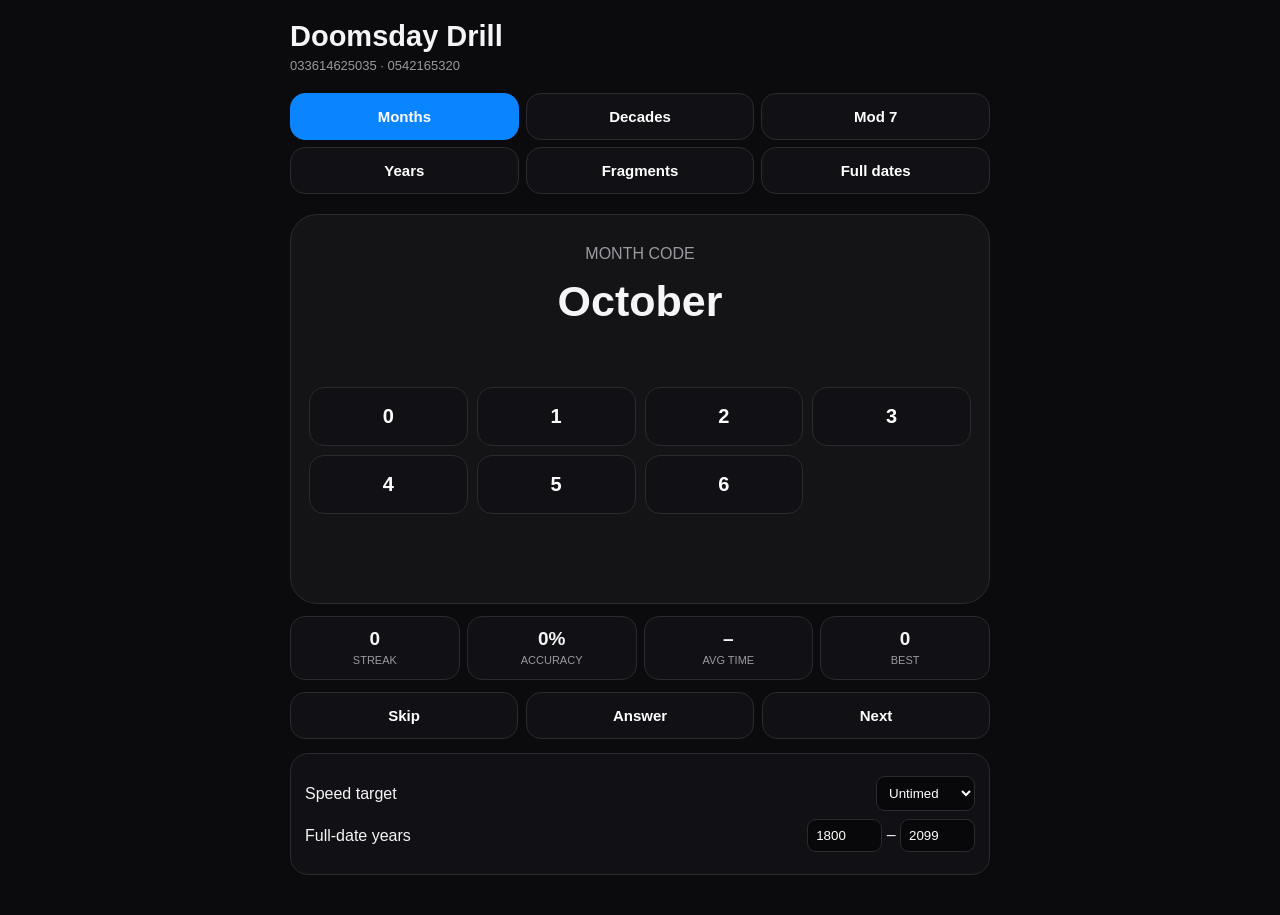
<file: doomsday/index.html>
<!doctype html>
<html lang="en">
<head>
<meta charset="utf-8">
<meta name="viewport" content="width=device-width,initial-scale=1,viewport-fit=cover">
<meta name="theme-color" content="#0b0b0d">
<meta name="apple-mobile-web-app-capable" content="yes">
<meta name="apple-mobile-web-app-status-bar-style" content="black-translucent">
<meta name="apple-mobile-web-app-title" content="Doomsday Drill">
<title>Doomsday Drill</title>

<style>
:root{
--bg:#0b0b0d;
--card:#141417;
--ink:#f5f5f7;
--muted:#99999f;
--blue:#0a84ff;
--green:#30d158;
--red:#ff453a;
--line:#2a2a2f
}

*{box-sizing:border-box}

body{
margin:0;
background:var(--bg);
color:var(--ink);
font-family:-apple-system,BlinkMacSystemFont,"SF Pro Display",sans-serif;
min-height:100vh;
padding:env(safe-area-inset-top) 16px env(safe-area-inset-bottom)
}

.wrap{
max-width:700px;
margin:auto;
padding:20px 0 40px
}

h1{
margin:0;
font-size:29px
}

.codes{
color:var(--muted);
font-size:13px;
margin-top:5px
}

.tabs{
display:grid;
grid-template-columns:repeat(3,1fr);
gap:7px;
margin:20px 0
}

button{
background:#111115;
color:white;
border:1px solid var(--line);
border-radius:15px;
padding:14px 5px;
font-size:15px;
font-weight:650
}

button.active{
background:var(--blue);
border-color:var(--blue)
}

.card{
background:var(--card);
border:1px solid var(--line);
border-radius:27px;
min-height:340px;
padding:30px 18px;
display:flex;
flex-direction:column;
align-items:center;
justify-content:center;
text-align:center
}

.kicker{
color:var(--muted);
font-size:16px
}

.prompt{
font-size:43px;
font-weight:750;
margin:14px 0
}

.sub{
color:var(--muted);
font-size:17px;
min-height:22px
}

.answers{
display:grid;
grid-template-columns:repeat(4,1fr);
gap:9px;
width:100%;
margin-top:25px
}

.answers button{
font-size:20px;
padding:17px 4px
}

.answers.weekdays{
grid-template-columns:repeat(2,1fr)
}

.answers.weekdays button:last-child{
grid-column:1/-1
}

.feedback{
height:32px;
margin-top:17px;
font-size:19px;
font-weight:700
}

.good{color:var(--green)}
.bad{color:var(--red)}

.explain{
font-size:14px;
line-height:1.5;
color:#ccc;
margin-top:10px
}

.stats{
display:grid;
grid-template-columns:repeat(4,1fr);
gap:7px;
margin-top:12px
}

.stat{
background:#111115;
border:1px solid var(--line);
border-radius:15px;
padding:11px 4px;
text-align:center
}

.stat b{
display:block;
font-size:19px
}

.stat span{
font-size:11px;
color:var(--muted)
}

.controls{
display:flex;
gap:8px;
margin-top:12px
}

.controls button{
flex:1
}

.settings{
margin-top:14px;
background:#111115;
border:1px solid var(--line);
border-radius:18px;
padding:14px
}

.row{
display:flex;
justify-content:space-between;
align-items:center;
margin:8px 0;
gap:10px
}

select,input{
background:#08080a;
color:white;
border:1px solid var(--line);
border-radius:9px;
padding:8px
}
</style>
</head>

<body>

<div class="wrap">

<h1>Doomsday Drill</h1>
<div class="codes">033614625035 · 0542165320</div>

<div class="tabs" id="tabs"></div>

<div class="card">

<div class="kicker" id="kicker"></div>
<div class="prompt" id="prompt"></div>
<div class="sub" id="sub"></div>

<div class="answers" id="answers"></div>

<div class="feedback" id="feedback"></div>
<div class="explain" id="explain"></div>

</div>

<div class="stats">

<div class="stat">
<b id="streak">0</b>
<span>STREAK</span>
</div>

<div class="stat">
<b id="accuracy">0%</b>
<span>ACCURACY</span>
</div>

<div class="stat">
<b id="average">–</b>
<span>AVG TIME</span>
</div>

<div class="stat">
<b id="best">0</b>
<span>BEST</span>
</div>

</div>

<div class="controls">
<button onclick="next()">Skip</button>
<button onclick="showAnswer()">Answer</button>
<button onclick="next()">Next</button>
</div>

<div class="settings">

<div class="row">
<span>Speed target</span>

<select id="speed">
<option value="0">Untimed</option>
<option value="5">5 seconds</option>
<option value="3">3 seconds</option>
<option value="2">2 seconds</option>
<option value="1">1 second</option>
</select>

</div>

<div class="row">
<span>Full-date years</span>

<div>
<input id="ymin" type="number" value="1800" style="width:75px">
–
<input id="ymax" type="number" value="2099" style="width:75px">
</div>

</div>

</div>

</div>

<script>

const months=[
"January","February","March","April",
"May","June","July","August",
"September","October","November","December"
];

const monthCodes=[
0,3,3,6,1,4,6,2,5,0,3,5
];

const decadeCodes=[
0,5,4,2,1,6,5,3,2,0
];

const weekdays=[
"Sunday","Monday","Tuesday","Wednesday",
"Thursday","Friday","Saturday"
];

const modes=[
["month","Months"],
["decade","Decades"],
["mod","Mod 7"],
["year","Years"],
["fragment","Fragments"],
["full","Full dates"]
];

let mode="month";
let question;
let startTime;

let stats=
JSON.parse(localStorage.getItem("doomStats") ||
'{"correct":0,"total":0,"streak":0,"best":0,"times":[]}');

function mod7(n){
return ((n%7)+7)%7;
}

function rand(a,b){
return a+Math.floor(Math.random()*(b-a+1));
}

function centuryCode(year){

let century=Math.floor(year/100);

return mod7(
6-(2*(century%4))
);

}

function renderTabs(){

let area=document.getElementById("tabs");

area.innerHTML="";

modes.forEach(m=>{

let b=document.createElement("button");

b.textContent=m[1];

if(m[0]===mode)
b.classList.add("active");

b.onclick=()=>{

mode=m[0];

renderTabs();

next();

};

area.appendChild(b);

});

}

function makeQuestion(){

if(mode==="month"){

let m=rand(0,11);

return {
kicker:"MONTH CODE",
prompt:months[m],
answer:monthCodes[m],
choices:[0,1,2,3,4,5,6],
explain:months[m]+" → "+monthCodes[m]
};

}

if(mode==="decade"){

let d=rand(0,9);

return {
kicker:"DECADE CODE",
prompt:(d*10)+"s",
answer:decadeCodes[d],
choices:[0,1,2,3,4,5,6],
explain:(d*10)+"s → "+decadeCodes[d]
};

}

if(mode==="mod"){

let n=rand(14,55);

return {
kicker:"REDUCE INSTANTLY",
prompt:n+" mod 7",
answer:mod7(n),
choices:[0,1,2,3,4,5,6],
explain:n+" → "+mod7(n)
};

}

if(mode==="year"){

let y=rand(0,99);

let decade=Math.floor(y/10);
let digit=y%10;

let total=
decadeCodes[decade]+digit;

return {
kicker:"YEAR COMPONENT",
prompt:String(y).padStart(2,"0"),
sub:"decade code + final digit",
answer:mod7(total),
choices:[0,1,2,3,4,5,6],
explain:
(decade*10)+"s code "+
decadeCodes[decade]+
" + "+digit+
" = "+total+
" → "+mod7(total)
};

}

if(mode==="fragment"){

let m=rand(0,11);
let day=rand(1,31);

let total=
day+monthCodes[m];

return {
kicker:"DATE FRAGMENT",
prompt:day+" "+months[m],
sub:"day + month code",
answer:mod7(total),
choices:[0,1,2,3,4,5,6],
explain:
day+" + "+monthCodes[m]+
" = "+total+
" → "+mod7(total)
};

}

if(mode==="full"){

let min=parseInt(
document.getElementById("ymin").value
);

let max=parseInt(
document.getElementById("ymax").value
);

let year=rand(min,max);
let month=rand(0,11);

let days=
new Date(
Date.UTC(year,month+1,0)
).getUTCDate();

let day=rand(1,days);

let answer=
new Date(
Date.UTC(year,month,day)
).getUTCDay();

let fragment=
mod7(day+monthCodes[month]);

let yy=year%100;
let decade=Math.floor(yy/10);
let digit=yy%10;

let yearPart=
mod7(
decadeCodes[decade]+digit
);

let leap=
year%4===0 &&
(year%100!==0 || year%400===0);

let leapAdjustment=
leap && month<2 ? 6 : 0;

let total=
mod7(
fragment+
yearPart+
centuryCode(year)+
leapAdjustment
);

return {

kicker:"FULL DATE",

prompt:
day+" "+months[month]+" "+year,

sub:"Choose the weekday",

answer:answer,

choices:[0,1,2,3,4,5,6],

weekday:true,

explain:
"Date: "+day+
" + "+monthCodes[month]+
" → "+fragment+
". Year: "+(decade*10)+
"s code "+decadeCodes[decade]+
" + "+digit+
" → "+yearPart+
". Century: "+centuryCode(year)+
(leapAdjustment ?
". Leap Jan/Feb: −1" : "")+
". Total → "+total+
" = "+weekdays[total]

};

}

}

function next(){

question=makeQuestion();

document.getElementById("kicker")
.textContent=question.kicker;

document.getElementById("prompt")
.textContent=question.prompt;

document.getElementById("sub")
.textContent=question.sub || "";

document.getElementById("feedback")
.textContent="";

document.getElementById("explain")
.textContent="";

let answers=
document.getElementById("answers");

answers.innerHTML="";

answers.className=
"answers"+
(question.weekday ?
" weekdays" : "");

question.choices.forEach(value=>{

let b=document.createElement("button");

b.textContent=
question.weekday ?
weekdays[value] :
value;

b.onclick=()=>answer(value);

answers.appendChild(b);

});

startTime=performance.now();

}

function answer(value){

let time=
(performance.now()-startTime)/1000;

stats.total++;

if(value===question.answer){

stats.correct++;
stats.streak++;

stats.best=
Math.max(
stats.best,
stats.streak
);

stats.times.push(time);

document.getElementById("feedback")
.textContent=
"Correct · "+time.toFixed(2)+"s";

document.getElementById("feedback")
.className="feedback good";

setTimeout(next,500);

}

else{

stats.streak=0;

document.getElementById("feedback")
.textContent=
"Wrong — "+
(question.weekday ?
weekdays[question.answer] :
question.answer);

document.getElementById("feedback")
.className="feedback bad";

document.getElementById("explain")
.textContent=question.explain;

}

localStorage.setItem(
"doomStats",
JSON.stringify(stats)
);

updateStats();

}

function showAnswer(){

document.getElementById("feedback")
.textContent=
"Answer: "+
(question.weekday ?
weekdays[question.answer] :
question.answer);

document.getElementById("explain")
.textContent=
question.explain;

}

function updateStats(){

document.getElementById("streak")
.textContent=stats.streak;

document.getElementById("best")
.textContent=stats.best;

document.getElementById("accuracy")
.textContent=
stats.total ?
Math.round(
stats.correct/stats.total*100
)+"%" :
"0%";

if(stats.times.length){

let avg=
stats.times.reduce(
(a,b)=>a+b,0
)/stats.times.length;

document.getElementById("average")
.textContent=
avg.toFixed(2)+"s";

}

}

renderTabs();
updateStats();
next();

</script>

</body>
</html>
</file>
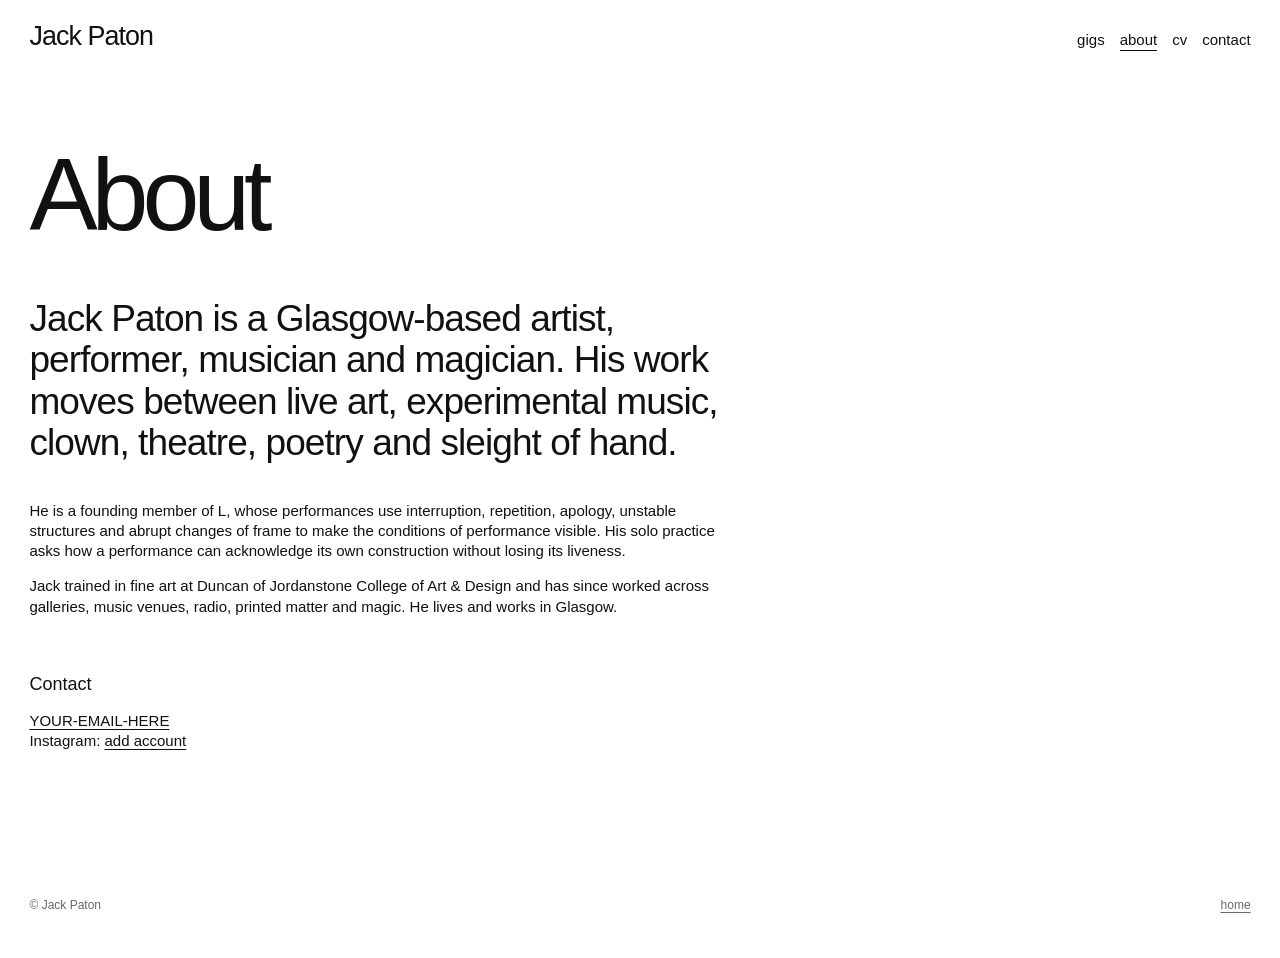
<file: about.html>
<!doctype html>
<html lang="en">
<head>
  <meta charset="utf-8"><meta name="viewport" content="width=device-width, initial-scale=1">
  <title>About — Jack Paton</title><link rel="icon" href="assets/favicon.png"><link rel="stylesheet" href="styles.css">
</head>
<body>
<header class="site-head"><a class="site-name" href="index.html">Jack Paton</a><nav class="site-nav" aria-label="Main navigation"><a href="gigs.html">gigs</a><a href="about.html" aria-current="page">about</a><a href="cv.html">cv</a><a href="mailto:YOUR-EMAIL-HERE">contact</a></nav></header>
<main class="page">
  <h1>About</h1>
  <p class="large">Jack Paton is a Glasgow-based artist, performer, musician and magician. His work moves between live art, experimental music, clown, theatre, poetry and sleight of hand.</p>
  <p>He is a founding member of L, whose performances use interruption, repetition, apology, unstable structures and abrupt changes of frame to make the conditions of performance visible. His solo practice asks how a performance can acknowledge its own construction without losing its liveness.</p>
  <p>Jack trained in fine art at Duncan of Jordanstone College of Art &amp; Design and has since worked across galleries, music venues, radio, printed matter and magic. He lives and works in Glasgow.</p>
  <h2>Contact</h2>
  <p><a href="mailto:YOUR-EMAIL-HERE">YOUR-EMAIL-HERE</a><br>Instagram: <a href="#">add account</a></p>
</main>
<footer class="footer"><span>© <span data-year></span> Jack Paton</span><a href="index.html">home</a></footer><script src="site.js"></script>
</body></html>
</file>
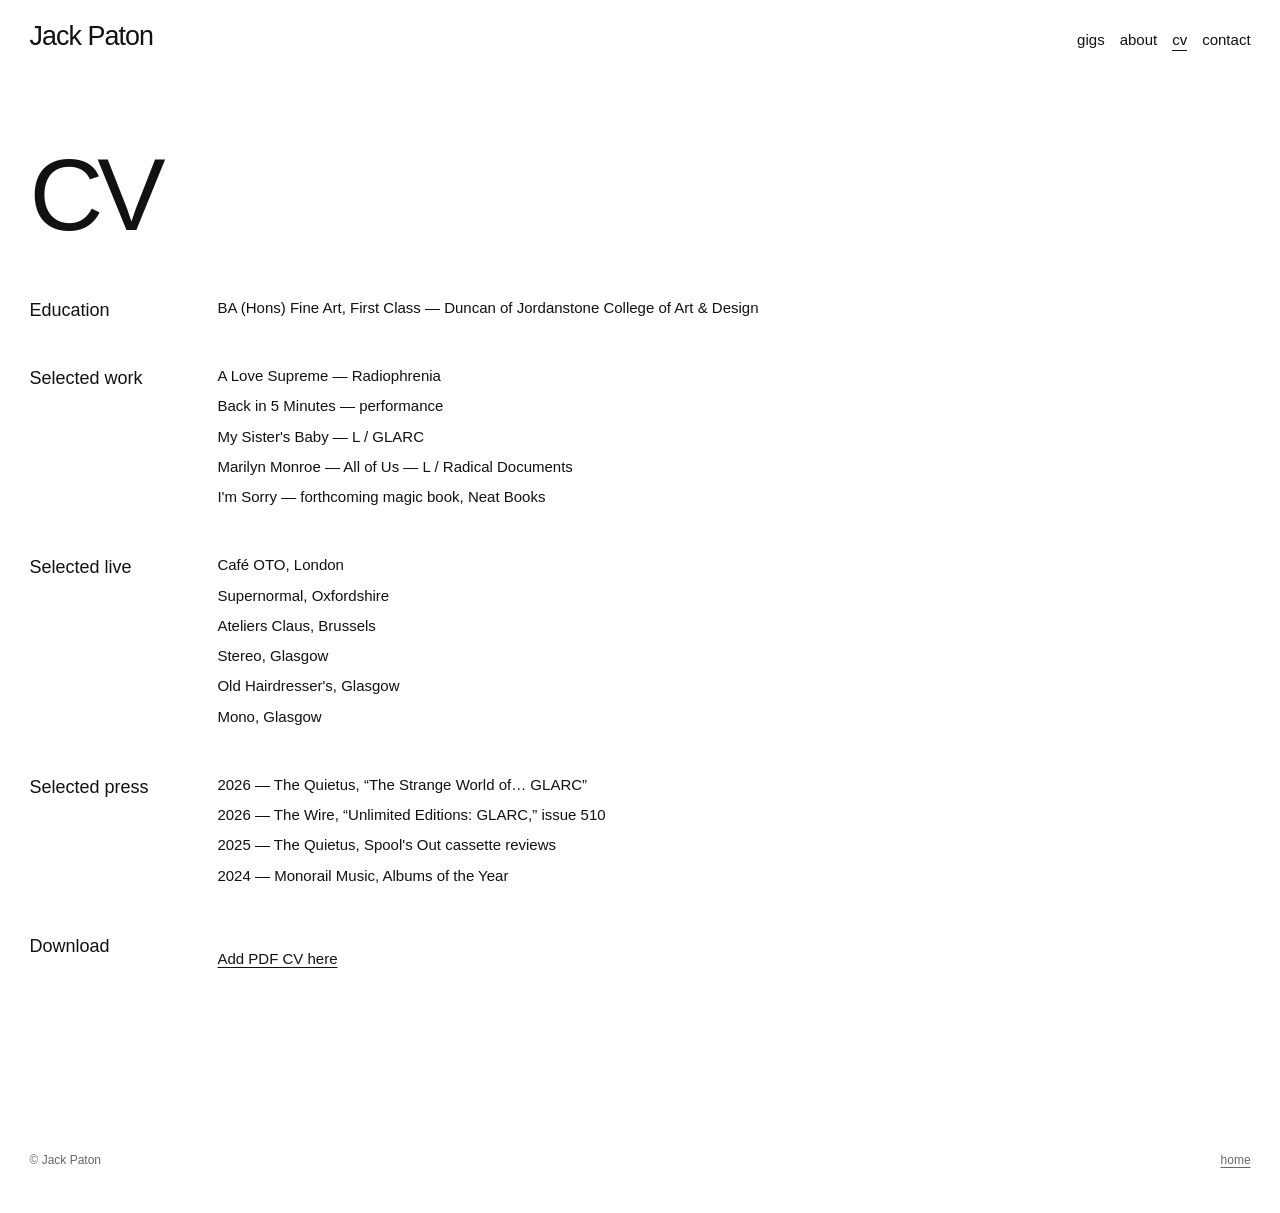
<file: cv.html>
<!doctype html>
<html lang="en">
<head>
  <meta charset="utf-8"><meta name="viewport" content="width=device-width, initial-scale=1">
  <title>CV — Jack Paton</title><link rel="icon" href="assets/favicon.png"><link rel="stylesheet" href="styles.css">
</head>
<body>
<header class="site-head"><a class="site-name" href="index.html">Jack Paton</a><nav class="site-nav" aria-label="Main navigation"><a href="gigs.html">gigs</a><a href="about.html">about</a><a href="cv.html" aria-current="page">cv</a><a href="mailto:YOUR-EMAIL-HERE">contact</a></nav></header>
<main class="page cv">
  <h1>CV</h1>
  <section class="cv-section"><h2>Education</h2><ul><li>BA (Hons) Fine Art, First Class — Duncan of Jordanstone College of Art &amp; Design</li></ul></section>
  <section class="cv-section"><h2>Selected work</h2><ul><li><strong>A Love Supreme</strong> — Radiophrenia</li><li><strong>Back in 5 Minutes</strong> — performance</li><li><strong>My Sister's Baby</strong> — L / GLARC</li><li><strong>Marilyn Monroe — All of Us</strong> — L / Radical Documents</li><li><strong>I'm Sorry</strong> — forthcoming magic book, Neat Books</li></ul></section>
  <section class="cv-section"><h2>Selected live</h2><ul><li>Café OTO, London</li><li>Supernormal, Oxfordshire</li><li>Ateliers Claus, Brussels</li><li>Stereo, Glasgow</li><li>Old Hairdresser's, Glasgow</li><li>Mono, Glasgow</li></ul></section>
  <section class="cv-section"><h2>Selected press</h2><ul><li>2026 — The Quietus, “The Strange World of… GLARC”</li><li>2026 — The Wire, “Unlimited Editions: GLARC,” issue 510</li><li>2025 — The Quietus, Spool's Out cassette reviews</li><li>2024 — Monorail Music, Albums of the Year</li></ul></section>
  <section class="cv-section"><h2>Download</h2><p><a href="#">Add PDF CV here</a></p></section>
</main>
<footer class="footer"><span>© <span data-year></span> Jack Paton</span><a href="index.html">home</a></footer><script src="site.js"></script>
</body></html>
</file>
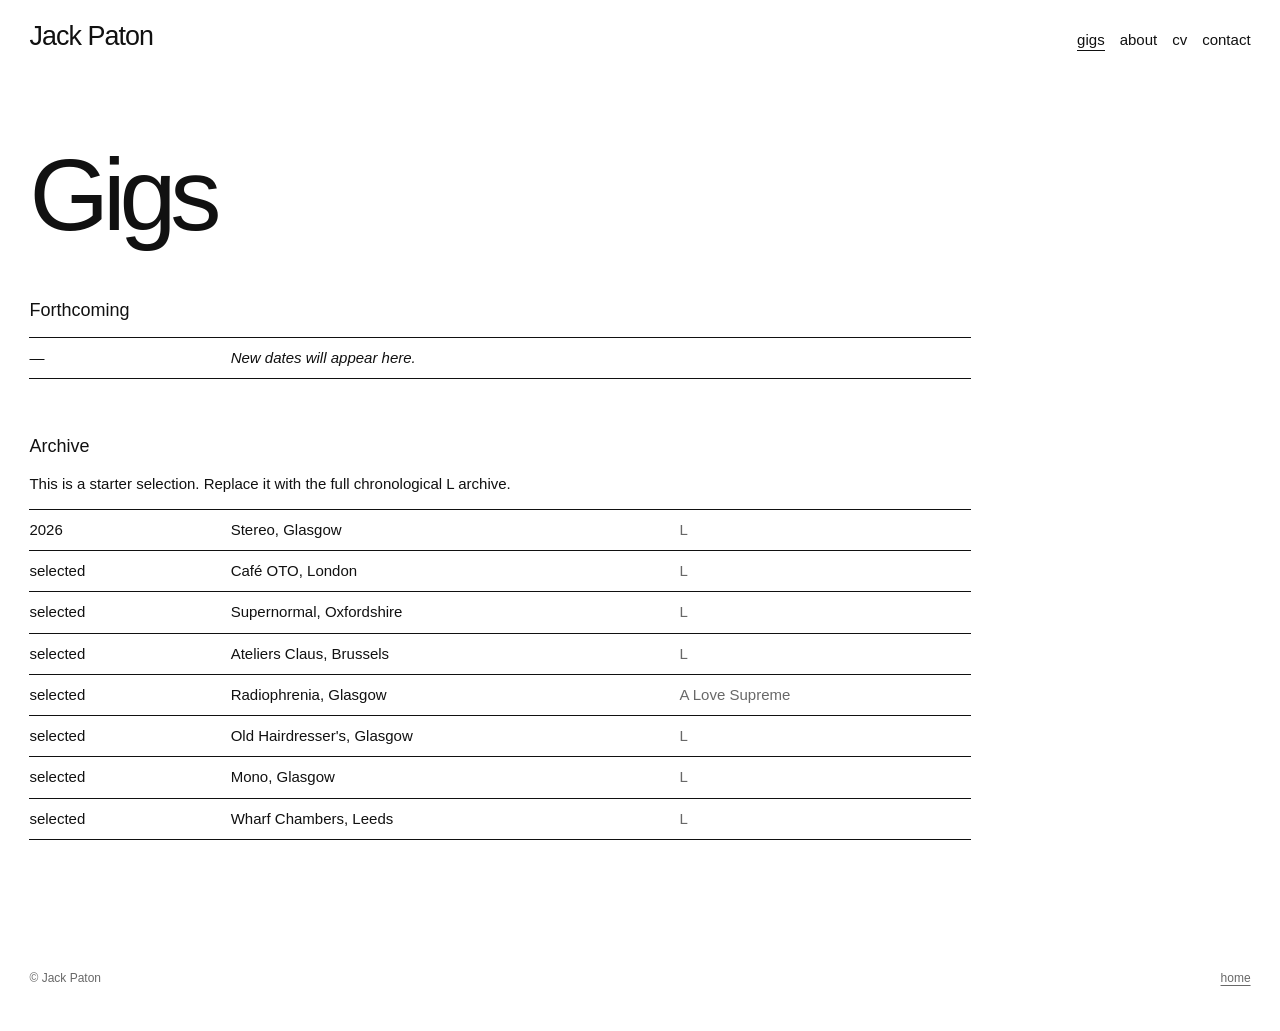
<file: gigs.html>
<!doctype html>
<html lang="en">
<head>
  <meta charset="utf-8"><meta name="viewport" content="width=device-width, initial-scale=1">
  <title>Gigs — Jack Paton / L</title><link rel="icon" href="assets/favicon.png"><link rel="stylesheet" href="styles.css">
</head>
<body>
<header class="site-head"><a class="site-name" href="index.html">Jack Paton</a><nav class="site-nav" aria-label="Main navigation"><a href="gigs.html" aria-current="page">gigs</a><a href="about.html">about</a><a href="cv.html">cv</a><a href="mailto:YOUR-EMAIL-HERE">contact</a></nav></header>
<main class="page">
  <h1>Gigs</h1>
  <h2>Forthcoming</h2>
  <ul class="gig-list"><li class="empty"><span>—</span><span>New dates will appear here.</span><span></span></li></ul>

  <h2>Archive</h2>
  <p class="note">This is a starter selection. Replace it with the full chronological L archive.</p>
  <ul class="gig-list">
    <li><span>2026</span><span>Stereo, Glasgow</span><span class="note">L</span></li>
    <li><span>selected</span><span>Café OTO, London</span><span class="note">L</span></li>
    <li><span>selected</span><span>Supernormal, Oxfordshire</span><span class="note">L</span></li>
    <li><span>selected</span><span>Ateliers Claus, Brussels</span><span class="note">L</span></li>
    <li><span>selected</span><span>Radiophrenia, Glasgow</span><span class="note">A Love Supreme</span></li>
    <li><span>selected</span><span>Old Hairdresser's, Glasgow</span><span class="note">L</span></li>
    <li><span>selected</span><span>Mono, Glasgow</span><span class="note">L</span></li>
    <li><span>selected</span><span>Wharf Chambers, Leeds</span><span class="note">L</span></li>
  </ul>
</main>
<footer class="footer"><span>© <span data-year></span> Jack Paton</span><a href="index.html">home</a></footer><script src="site.js"></script>
</body></html>
</file>
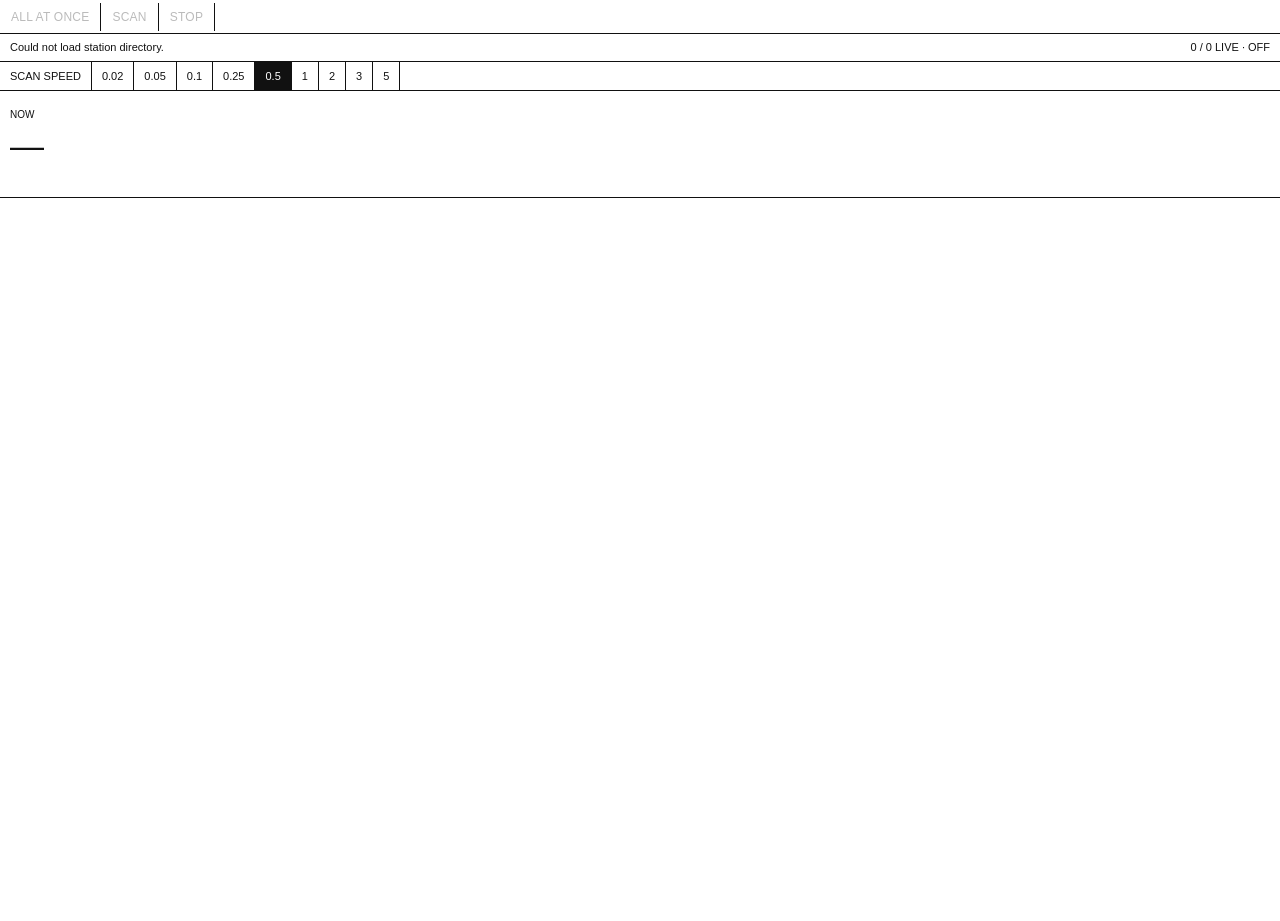
<file: radio-index.html>
<!doctype html>
<html lang="en">
<head>
<meta charset="utf-8">
<meta name="viewport" content="width=device-width,initial-scale=1,viewport-fit=cover">
<meta name="theme-color" content="#ffffff">
<title>Untitled</title>
<style>
:root{
  --bg:#fff;
  --fg:#111;
  --muted:#777;
  --line:#d9d9d9;
}
*{box-sizing:border-box}
html,body{
  margin:0;
  min-height:100%;
  background:var(--bg);
  color:var(--fg);
  font-family:Arial, Helvetica, sans-serif;
}
body{
  padding:env(safe-area-inset-top) 0 env(safe-area-inset-bottom);
}
.topbar{
  position:sticky;
  top:0;
  z-index:10;
  display:flex;
  flex-wrap:wrap;
  align-items:center;
  gap:0;
  background:#fff;
  border-bottom:1px solid #111;
  min-height:34px;
}
.topbar button{
  appearance:none;
  background:#fff;
  color:#111;
  border:0;
  border-right:1px solid #111;
  border-radius:0;
  padding:8px 11px;
  font:12px/1 Arial,Helvetica,sans-serif;
  text-transform:uppercase;
  letter-spacing:.02em;
}
.topbar button:active,
.topbar button.active{
  background:#111;
  color:#fff;
}
.topbar button:disabled{
  color:#bbb;
}
.statusbar{
  display:flex;
  justify-content:space-between;
  gap:12px;
  border-bottom:1px solid #111;
  padding:7px 10px;
  font-size:11px;
  line-height:1.2;
}
.main{
  min-height:calc(100vh - 70px);
  display:flex;
  flex-direction:column;
}
.now{
  padding:18px 10px 28px;
  border-bottom:1px solid #111;
}
.label{
  font-size:10px;
  text-transform:uppercase;
  margin-bottom:8px;
}
.station{
  font-size:34px;
  line-height:1;
  letter-spacing:-1.4px;
  max-width:900px;
  overflow-wrap:anywhere;
}
.place{
  margin-top:7px;
  font-size:12px;
  color:var(--muted);
}
.speedblock{
  display:flex;
  flex-wrap:wrap;
  border-bottom:1px solid #111;
}
.speedlabel{
  padding:8px 10px;
  font-size:11px;
  border-right:1px solid #111;
}
.speedblock button{
  appearance:none;
  background:#fff;
  color:#111;
  border:0;
  border-right:1px solid #111;
  border-radius:0;
  padding:8px 10px;
  font:11px/1 Arial,Helvetica,sans-serif;
}
.speedblock button.active{
  background:#111;
  color:#fff;
}
.stationlist{
  padding:9px 10px 40px;
  font-size:10px;
  line-height:1.35;
  columns:3 180px;
  column-gap:22px;
}
.stationlist div{
  break-inside:avoid;
  margin-bottom:2px;
}
.stationlist .live{
  color:#111;
}
.stationlist .dead{
  color:#bbb;
}
@media(max-width:600px){
  .station{font-size:28px}
  .stationlist{columns:2 140px}
}
</style>
</head>
<body>

<div class="topbar">
  <button id="wall" disabled>ALL AT ONCE</button>
  <button id="scan" disabled>SCAN</button>
  <button id="stop" disabled>STOP</button>
</div>

<div class="statusbar">
  <span id="status">Finding live stations…</span>
  <span><span id="count">0 / 0 LIVE</span> · <span id="mode">OFF</span></span>
</div>

<div class="speedblock">
  <span class="speedlabel">SCAN SPEED</span>
  <button data-ms="20">0.02</button>
  <button data-ms="50">0.05</button>
  <button data-ms="100">0.1</button>
  <button data-ms="250">0.25</button>
  <button data-ms="500" class="active">0.5</button>
  <button data-ms="1000">1</button>
  <button data-ms="2000">2</button>
  <button data-ms="3000">3</button>
  <button data-ms="5000">5</button>
</div>

<div class="main">
  <div class="now">
    <div class="label">NOW</div>
    <div class="station" id="station">—</div>
    <div class="place" id="place"></div>
  </div>
  <div class="stationlist" id="list"></div>
</div>

<script>
const API=[
  "https://de1.api.radio-browser.info",
  "https://nl1.api.radio-browser.info"
];
const TARGET=60;

let stations=[];
let live=[];
let scanTimer=null;
let scanMs=500;
let index=-1;
let currentMode="off";

const $=id=>document.getElementById(id);
const clean=s=>String(s||"").replace(/\s+/g," ").trim();

function shuffle(a){
  for(let i=a.length-1;i;i--){
    let j=Math.floor(Math.random()*(i+1));
    [a[i],a[j]]=[a[j],a[i]];
  }
  return a;
}

function setStatus(s){ $("status").textContent=s; }

function updateCount(){
  $("count").textContent=`${live.length} / ${stations.length} LIVE`;
}

function updateList(){
  $("list").innerHTML=stations.map(s=>{
    const cls=live.includes(s)?"live":"dead";
    return `<div class="${cls}">${clean(s.name)}${s.country?" — "+clean(s.country):""}</div>`;
  }).join("");
}

function setNow(s){
  $("station").textContent=s?clean(s.name):"—";
  $("place").textContent=s?[clean(s.country),clean(s.language)].filter(Boolean).join(" · "):"";
}

async function loadStations(){
  let data;
  for(const base of API){
    try{
      const r=await fetch(base+"/json/stations/search?hidebroken=true&order=votes&reverse=true&limit=650");
      if(r.ok){
        data=await r.json();
        if(data.length) break;
      }
    }catch(e){}
  }

  if(!data){
    setStatus("Could not load station directory.");
    return;
  }

  const viable=data.filter(s=>{
    const u=s.url_resolved||s.url||"";
    const c=(s.codec||"").toUpperCase();
    return u.startsWith("https://")
      && Number(s.lastcheckok)===1
      && Number(s.hls)!==1
      && ["MP3","AAC"].some(x=>c.includes(x));
  });

  const countries=new Map();
  for(const s of viable){
    const k=s.countrycode||s.country||"?";
    if(!countries.has(k)) countries.set(k,s);
  }

  let chosen=[...countries.values()];
  const used=new Set(chosen.map(s=>s.stationuuid));

  for(const s of viable){
    if(chosen.length>=TARGET) break;
    if(!used.has(s.stationuuid)){
      chosen.push(s);
      used.add(s.stationuuid);
    }
  }

  stations=shuffle(chosen).slice(0,TARGET).map(s=>{
    const a=new Audio();
    a.preload="auto";
    a.src=s.url_resolved||s.url;
    a.muted=true;
    return {...s,audio:a,started:false};
  });

  updateCount();
  updateList();
  $("wall").disabled=false;
  $("scan").disabled=false;
  setStatus(`${stations.length} stations ready`);
}

function markLive(s){
  if(!live.includes(s)){
    live.push(s);
    updateCount();
    updateList();
  }
}

async function ensureStarted(){
  if(live.length) return true;

  setStatus(`Starting ${stations.length} streams…`);

  stations.forEach(s=>{
    s.audio.muted=true;
    s.audio.onplaying=()=>{
      s.started=true;
      markLive(s);
    };
  });

  const ps=stations.map(s=>{
    try{
      const p=s.audio.play();
      return p&&p.then
        ? p.then(()=>{s.started=true;markLive(s)}).catch(()=>false)
        : Promise.resolve(false);
    }catch(e){
      return Promise.resolve(false);
    }
  });

  await Promise.allSettled(ps);
  await new Promise(r=>setTimeout(r,1600));

  live=stations.filter(s=>s.started&&!s.audio.paused);

  updateCount();
  updateList();

  if(!live.length){
    setStatus("No streams started");
    return false;
  }

  setStatus(`${live.length} streams running`);
  return true;
}

function muteAll(){
  live.forEach(s=>s.audio.muted=true);
}

function clearScan(){
  if(scanTimer){
    clearInterval(scanTimer);
    scanTimer=null;
  }
}

function nextScan(){
  if(!live.length) return;
  muteAll();
  index=(index+1)%live.length;
  const s=live[index];
  s.audio.muted=false;
  setNow(s);
}

async function wallMode(){
  clearScan();
  currentMode="wall";
  $("mode").textContent="WALL";
  $("stop").disabled=false;
  $("wall").classList.add("active");
  $("scan").classList.remove("active");

  if(await ensureStarted()){
    live.forEach(s=>s.audio.muted=false);
    $("station").textContent=`${live.length} STATIONS`;
    $("place").textContent="simultaneously";
    setStatus(`${live.length} stations playing together`);
  }
}

async function scanMode(){
  clearScan();
  currentMode="scan";
  $("mode").textContent=`SCAN ${scanMs/1000}s`;
  $("stop").disabled=false;
  $("scan").classList.add("active");
  $("wall").classList.remove("active");

  if(await ensureStarted()){
    index=-1;
    nextScan();
    scanTimer=setInterval(nextScan,scanMs);
    setStatus(`Switching every ${scanMs<1000?scanMs+"ms":(scanMs/1000)+"s"}`);
  }
}

function stopMode(){
  clearScan();
  muteAll();
  currentMode="off";
  $("mode").textContent="OFF";
  $("stop").disabled=true;
  $("scan").classList.remove("active");
  $("wall").classList.remove("active");
  setNow(null);
  setStatus("Stopped");
}

$("wall").onclick=wallMode;
$("scan").onclick=scanMode;
$("stop").onclick=stopMode;

document.querySelectorAll("[data-ms]").forEach(b=>{
  b.onclick=()=>{
    scanMs=Number(b.dataset.ms);
    document.querySelectorAll("[data-ms]").forEach(x=>x.classList.toggle("active",x===b));

    if(currentMode==="scan"){
      clearScan();
      $("mode").textContent=`SCAN ${scanMs/1000}s`;
      scanTimer=setInterval(nextScan,scanMs);
      setStatus(`Switching every ${scanMs<1000?scanMs+"ms":(scanMs/1000)+"s"}`);
    }
  };
});

loadStations();
</script>
</body>
</html>
</file>
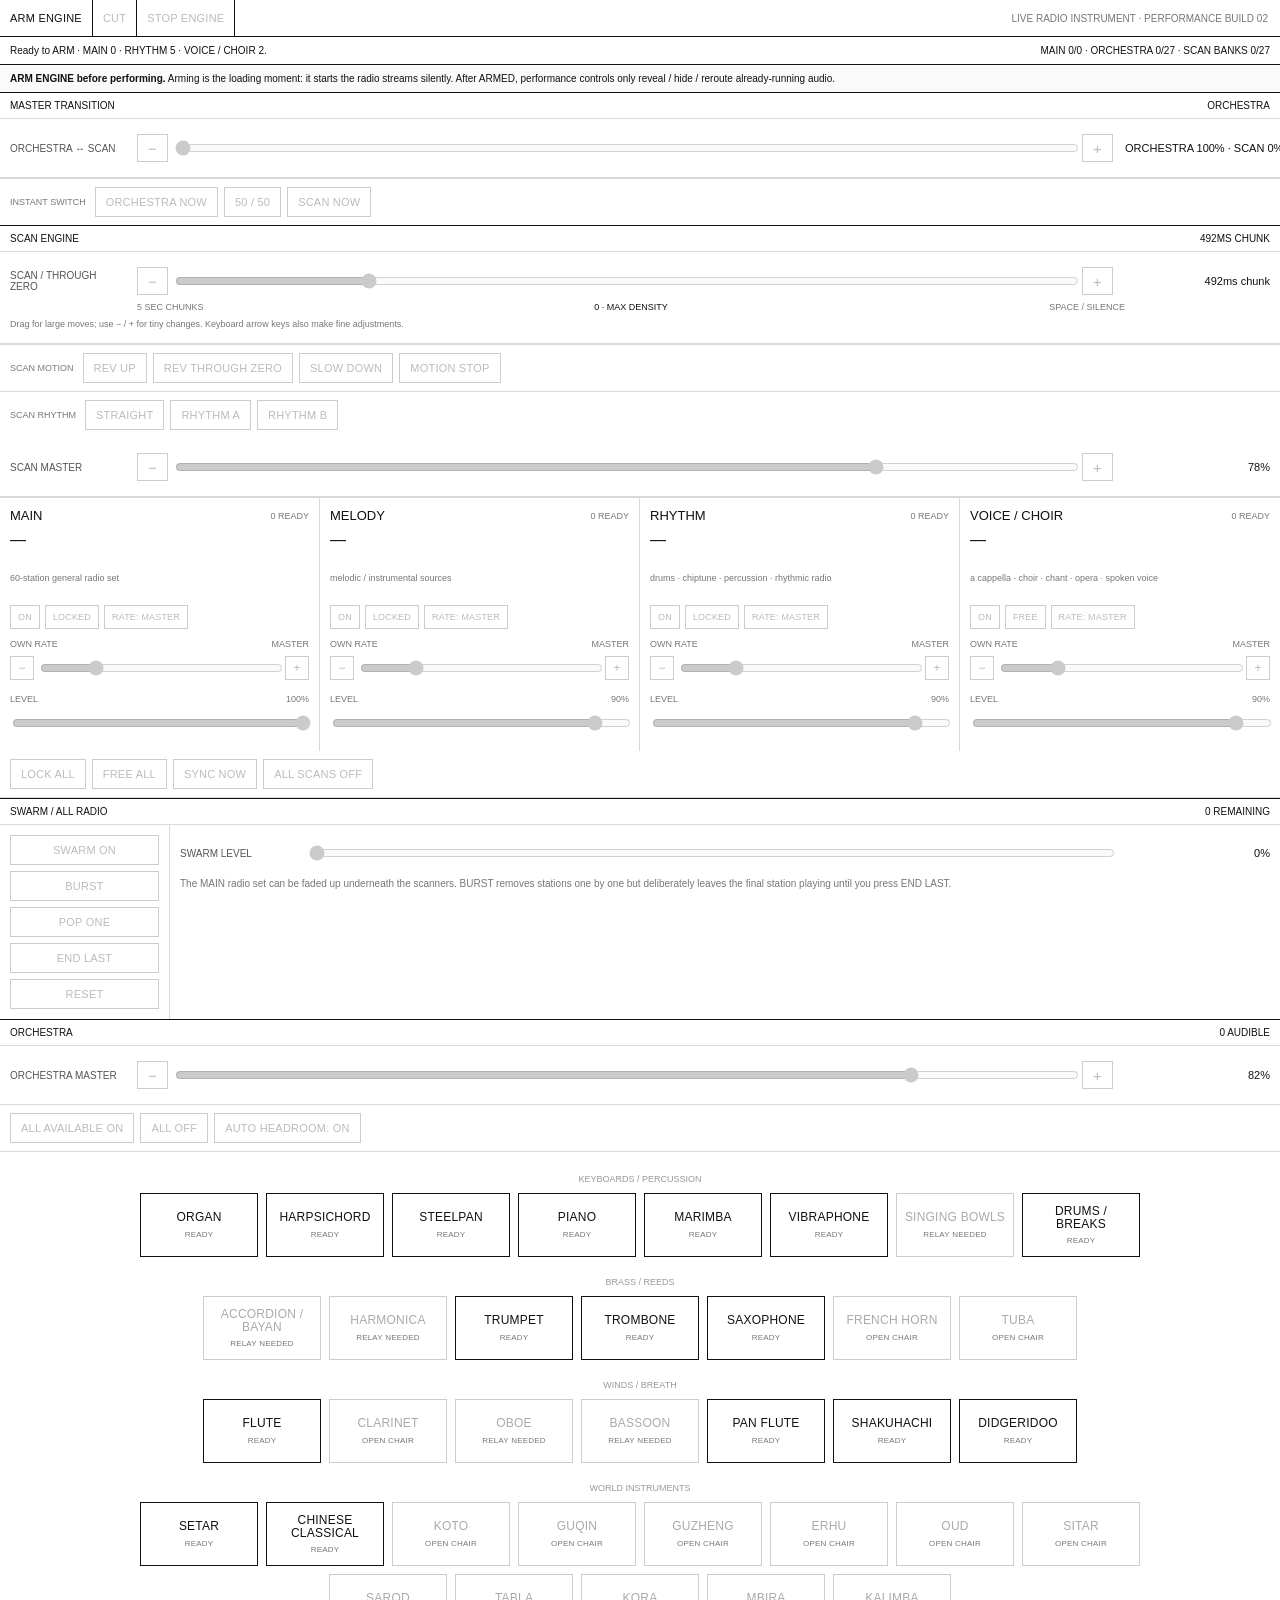
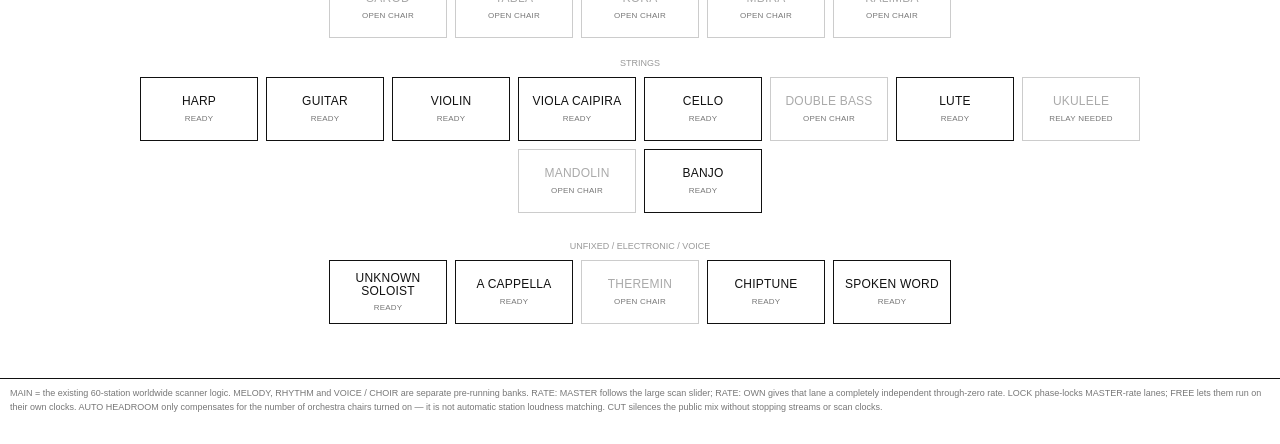
<file: radio-live-instrument.html>
<!doctype html>
<html lang="en">
<head>
<meta charset="utf-8">
<meta name="viewport" content="width=device-width,initial-scale=1,viewport-fit=cover">
<meta name="theme-color" content="#ffffff">
<title>Live Radio Instrument</title>
<style>
:root{--bg:#fff;--fg:#111;--muted:#777;--line:#d9d9d9;--soft:#f5f5f5}
*{box-sizing:border-box}
html,body{margin:0;min-height:100%;background:var(--bg);color:var(--fg);font-family:Arial,Helvetica,sans-serif}
body{padding:env(safe-area-inset-top) 0 env(safe-area-inset-bottom)}
button,input,select{font:inherit}
button{appearance:none;background:#fff;color:#111;border:1px solid #111;border-radius:0;padding:8px 10px;font-size:11px;text-transform:uppercase;letter-spacing:.02em;cursor:pointer}
button:hover{background:#f3f3f3} button.active,button:active{background:#111;color:#fff} button:disabled{color:#bbb;border-color:#ccc;cursor:default;background:#fff}
.topbar{position:sticky;top:0;z-index:50;display:flex;flex-wrap:wrap;align-items:center;background:#fff;border-bottom:1px solid #111}
.topbar button{border:0;border-right:1px solid #111;min-height:36px}
.topbar .title{padding:8px 12px;margin-left:auto;font-size:10px;color:#777;text-transform:uppercase}
.statusbar{display:flex;justify-content:space-between;gap:12px;padding:7px 10px;border-bottom:1px solid #111;font-size:10px;line-height:1.3}
.section{border-bottom:1px solid #111}
.sectionhead{display:flex;align-items:center;justify-content:space-between;gap:10px;padding:7px 10px;border-bottom:1px solid var(--line);font-size:10px;text-transform:uppercase}
.controls{padding:12px 10px}
.performance{display:block;border-bottom:1px solid #111}
.performance>.section{border-bottom:1px solid #111}.performance>.section:last-child{border-bottom:0}
.bigcontrol{padding:13px 10px;border-bottom:1px solid var(--line)}
.rangeRow{display:grid;grid-template-columns:115px minmax(0,1fr) 145px;align-items:center;gap:12px}
.rangeRow label,.smalllabel{font-size:10px;text-transform:uppercase;color:#555}
.rangeRow output{font-size:11px;text-align:right;white-space:nowrap}
input[type=range]{width:100%;accent-color:#111;height:28px}
.rangeControl{display:grid;grid-template-columns:31px minmax(0,1fr) 31px;align-items:center;gap:5px}
.nudge{padding:4px 0;min-height:28px;font-size:15px;line-height:1}
.presetbar{display:flex;flex-wrap:wrap;gap:6px;padding:8px 10px;border-top:1px solid var(--line)}
.presetbar .caption{font-size:9px;color:#777;text-transform:uppercase;align-self:center;margin-right:3px}
.miniControl{display:grid;grid-template-columns:24px minmax(0,1fr) 24px;gap:4px;align-items:center}
.miniControl button{padding:2px 0;min-height:24px;font-size:12px}
.laneRateMode{margin-left:auto}
.note{font-size:9px;color:#777;line-height:1.35;margin-top:6px}
.zeroLabels{display:grid;grid-template-columns:1fr auto 1fr;margin:5px 145px 0 127px;font-size:9px;color:#777;text-transform:uppercase}.zeroLabels span:last-child{text-align:right}.zeroLabels b{font-weight:400;color:#111}
.lanes{display:grid;grid-template-columns:repeat(4,minmax(0,1fr));border-top:1px solid var(--line)}
.lane{padding:10px;border-right:1px solid var(--line);min-height:166px}.lane:last-child{border-right:0}
.laneTitle{display:flex;justify-content:space-between;align-items:center;gap:8px;margin-bottom:9px;font-size:13px;text-transform:uppercase}
.laneNow{font-size:16px;line-height:1.05;min-height:37px;overflow-wrap:anywhere;margin:9px 0 4px}.laneMeta{font-size:9px;color:#777;min-height:22px}
.laneButtons{display:flex;gap:5px;flex-wrap:wrap;margin-top:10px}.laneButtons button{padding:6px 7px;font-size:9px}
.miniRange{margin-top:10px}.miniRange label{display:flex;justify-content:space-between;font-size:9px;color:#777;text-transform:uppercase;margin-bottom:3px}
.orchTools{display:flex;flex-wrap:wrap;gap:6px;padding:8px 10px;border-bottom:1px solid var(--line)}
.orchestra{padding:22px 10px 34px;overflow:hidden}
.row{position:relative;display:flex;justify-content:center;flex-wrap:wrap;gap:8px;margin:0 auto 20px}.row::before{content:attr(data-label);width:100%;text-align:center;font-size:9px;color:#999;text-transform:uppercase;margin-bottom:1px}
.row.back{max-width:1050px}.row.brass{max-width:950px}.row.winds{max-width:900px}.row.world{max-width:1100px}.row.strings{max-width:1050px}.row.voice{max-width:760px;margin-top:28px}
.seat{width:118px;min-height:64px;padding:8px 6px;text-align:center;border:1px solid #111;background:#fff}.seat.on{background:#111;color:#fff}.seat.unavailable{border-color:#ccc;color:#aaa;background:#fff}.seat .instrument{font-size:12px;line-height:1.05}.seat .seatstate{font-size:8px;margin-top:6px;color:#777}.seat.on .seatstate{color:#ddd}
.swarmGrid{display:grid;grid-template-columns:170px 1fr;gap:0}.swarmButtons{padding:10px;border-right:1px solid var(--line);display:flex;flex-direction:column;gap:6px}.swarmButtons button{width:100%}.swarmControl{padding:12px 10px}.swarmStatus{margin-top:9px;font-size:10px;color:#777}
.legend{padding:8px 10px 30px;font-size:9px;color:#777;line-height:1.5}
.warning{padding:8px 10px;border-bottom:1px solid #111;font-size:10px;background:#fafafa}.warning strong{font-weight:600}
@media(max-width:900px){.lanes{grid-template-columns:repeat(2,1fr)}.lane:nth-child(2){border-right:0}.lane:nth-child(-n+2){border-bottom:1px solid var(--line)}.rangeRow{grid-template-columns:90px 1fr 110px}.zeroLabels{margin-left:102px;margin-right:110px}}
@media(max-width:560px){.topbar .title{display:none}.statusbar{display:block}.statusbar span{display:block;margin-bottom:2px}.lanes{grid-template-columns:1fr}.lane{border-right:0;border-bottom:1px solid var(--line)}.rangeRow{grid-template-columns:1fr}.rangeRow output{text-align:left}.zeroLabels{margin:5px 0 0}.swarmGrid{grid-template-columns:1fr}.swarmButtons{border-right:0;border-bottom:1px solid var(--line);flex-direction:row;flex-wrap:wrap}.swarmButtons button{width:auto;flex:1}.row{display:grid;grid-template-columns:repeat(2,minmax(0,1fr));gap:7px}.row::before{grid-column:1/-1}.seat{width:100%}}
</style>
</head>
<body>
<div class="topbar">
  <button id="arm" disabled>ARM ENGINE</button>
  <button id="cut" disabled>CUT</button>
  <button id="stopEngine" disabled>STOP ENGINE</button>
  <span class="title">LIVE RADIO INSTRUMENT · PERFORMANCE BUILD 02</span>
</div>
<div class="statusbar">
  <span id="status">Loading the 60-station MAIN set…</span>
  <span id="engineCount">MAIN 0 · ORCHESTRA 0 · SCAN BANKS 0</span>
</div>
<div class="warning"><strong>ARM ENGINE before performing.</strong> Arming is the loading moment: it starts the radio streams silently. After ARMED, performance controls only reveal / hide / reroute already-running audio.</div>

<div class="section">
  <div class="sectionhead"><span>MASTER TRANSITION</span><span id="xfadeText">ORCHESTRA</span></div>
  <div class="bigcontrol">
    <div class="rangeRow"><label for="xfade">ORCHESTRA ↔ SCAN</label><div class="rangeControl"><button class="nudge" id="xfadeDown" disabled>−</button><input id="xfade" type="range" min="0" max="100" step="0.1" value="0" disabled><button class="nudge" id="xfadeUp" disabled>+</button></div><output id="xfadeOut">ORCHESTRA 100% · SCAN 0%</output></div>
  </div>
  <div class="presetbar"><span class="caption">INSTANT SWITCH</span><button id="snapOrch" disabled>ORCHESTRA NOW</button><button id="snapMid" disabled>50 / 50</button><button id="snapScan" disabled>SCAN NOW</button></div>
</div>

<div class="performance">
  <div class="section">
    <div class="sectionhead"><span>SCAN ENGINE</span><span id="scanTiming">500ms CHUNK</span></div>
    <div class="bigcontrol">
      <div class="rangeRow"><label for="speed">SCAN / THROUGH ZERO</label><div class="rangeControl"><button class="nudge" id="speedDown" disabled>−</button><input id="speed" type="range" min="0" max="200" step="0.1" value="42" disabled><button class="nudge" id="speedUp" disabled>+</button></div><output id="speedOut">~500ms chunk</output></div>
      <div class="zeroLabels"><span>5 SEC CHUNKS</span><b>0 · MAX DENSITY</b><span>SPACE / SILENCE</span></div>
      <div class="note">Drag for large moves; use − / + for tiny changes. Keyboard arrow keys also make fine adjustments.</div>
    </div>
    <div class="presetbar"><span class="caption">SCAN MOTION</span><button id="revUp" disabled>REV UP</button><button id="revThrough" disabled>REV THROUGH ZERO</button><button id="slowDown" disabled>SLOW DOWN</button><button id="motionStop" disabled>MOTION STOP</button></div>
    <div class="presetbar"><span class="caption">SCAN RHYTHM</span><button id="rhythmStraight" class="active" disabled>STRAIGHT</button><button id="rhythmA" disabled>RHYTHM A</button><button id="rhythmB" disabled>RHYTHM B</button></div>
    <div class="bigcontrol">
      <div class="rangeRow"><label for="scanMaster">SCAN MASTER</label><div class="rangeControl"><button class="nudge" id="scanMasterDown" disabled>−</button><input id="scanMaster" type="range" min="0" max="100" step="0.1" value="78" disabled><button class="nudge" id="scanMasterUp" disabled>+</button></div><output id="scanMasterOut">78%</output></div>
    </div>
    <div class="lanes" id="lanes"></div>
    <div class="orchTools">
      <button id="lockAll" disabled>LOCK ALL</button>
      <button id="freeAll" disabled>FREE ALL</button>
      <button id="syncNow" disabled>SYNC NOW</button>
      <button id="scanAllOff" disabled>ALL SCANS OFF</button>
    </div>
  </div>

  <div class="section">
    <div class="sectionhead"><span>SWARM / ALL RADIO</span><span id="swarmCount">0 REMAINING</span></div>
    <div class="swarmGrid">
      <div class="swarmButtons">
        <button id="swarm" disabled>SWARM ON</button>
        <button id="burst" disabled>BURST</button>
        <button id="popOne" disabled>POP ONE</button>
        <button id="endLast" disabled>END LAST</button>
        <button id="resetSwarm" disabled>RESET</button>
      </div>
      <div class="swarmControl">
        <div class="rangeRow"><label for="swarmLevel">SWARM LEVEL</label><input id="swarmLevel" type="range" min="0" max="100" value="0" disabled><output id="swarmLevelOut">0%</output></div>
        <div class="swarmStatus" id="swarmStatus">The MAIN radio set can be faded up underneath the scanners. BURST removes stations one by one but deliberately leaves the final station playing until you press END LAST.</div>
      </div>
    </div>
  </div>
</div>

<div class="section">
  <div class="sectionhead"><span>ORCHESTRA</span><span id="orchCount">0 AUDIBLE</span></div>
  <div class="bigcontrol">
    <div class="rangeRow"><label for="orchMaster">ORCHESTRA MASTER</label><div class="rangeControl"><button class="nudge" id="orchMasterDown" disabled>−</button><input id="orchMaster" type="range" min="0" max="100" step="0.1" value="82" disabled><button class="nudge" id="orchMasterUp" disabled>+</button></div><output id="orchMasterOut">82%</output></div>
  </div>
  <div class="orchTools">
    <button id="orchAllOn" disabled>ALL AVAILABLE ON</button>
    <button id="orchAllOff" disabled>ALL OFF</button>
    <button id="countMix" class="active" title="Automatically reduces each orchestra chair a little as more chairs are switched on, creating headroom and avoiding a huge loudness jump." disabled>AUTO HEADROOM: ON</button>
  </div>
  <main class="orchestra" id="orchestra">
    <div class="row back" data-row="back" data-label="Keyboards / percussion"></div>
    <div class="row brass" data-row="brass" data-label="Brass / reeds"></div>
    <div class="row winds" data-row="winds" data-label="Winds / breath"></div>
    <div class="row world" data-row="world" data-label="World instruments"></div>
    <div class="row strings" data-row="strings" data-label="Strings"></div>
    <div class="row voice" data-row="voice" data-label="Unfixed / electronic / voice"></div>
  </main>
</div>
<div class="legend">MAIN = the existing 60-station worldwide scanner logic. MELODY, RHYTHM and VOICE / CHOIR are separate pre-running banks. RATE: MASTER follows the large scan slider; RATE: OWN gives that lane a completely independent through-zero rate. LOCK phase-locks MASTER-rate lanes; FREE lets them run on their own clocks. AUTO HEADROOM only compensates for the number of orchestra chairs turned on — it is not automatic station loudness matching. CUT silences the public mix without stopping streams or scan clocks.</div>

<script>
const API=["https://de1.api.radio-browser.info","https://nl1.api.radio-browser.info","https://at1.api.radio-browser.info"];
const MAIN_TARGET=60;
const ORCH_SPECS=[
  {id:"organ",row:"back",instrument:"ORGAN",station:"Radio Art — Organ",direct:["https://live.radioart.com/fOrgan.mp3"],purity:"mostly solo / occasional ensemble",detail:"Radio Art · HTTPS"},
  {id:"harpsichord",row:"back",instrument:"HARPSICHORD",station:"Radio Art — Harpsichord",direct:["https://live.radioart.com/fHarpsichord.mp3"],purity:"mostly solo",detail:"Radio Art · HTTPS"},
  {id:"steelpan",row:"back",instrument:"STEELPAN",station:"Steelpan Music Radio",direct:["https://listen.steelpanmusicradio.com/nowplaying"],purity:"instrument-focused / may include ensembles",detail:"independent specialist radio · HTTPS"},
  {id:"piano",row:"back",instrument:"PIANO",station:"Whisperings — Solo Piano Radio",direct:["https://pianosolo.streamguys1.com/live"],purity:"solo",detail:"StreamGuys · HTTPS"},
  {id:"marimba",row:"back",instrument:"MARIMBA",station:"Radio IMER — Marimba region",direct:["https://s2.mexside.net/8050/stream"],purity:"regional music / marimba-associated, not solo-only",detail:"Radio IMER · audition"},
  {id:"vibraphone",row:"back",instrument:"VIBRAPHONE",station:"Ella — Vibraphone Jazz",direct:["https://stream.ella-radio.de/ella-vibraphone-jazz/mp3-192/"],purity:"vibraphone-led jazz",detail:"Ella Radio · HTTPS"},
  {id:"bowls",row:"back",instrument:"SINGING BOWLS",station:"Longplayer",relay:["http://icecast.spc.org:8000/longplayer"],purity:"continuous composition using singing bowls",detail:"verified source is HTTP · HTTPS relay needed"},
  {id:"drums",row:"back",instrument:"DRUMS / BREAKS",station:"Meiji Radio — Drums",direct:["https://radio.meiji.industries/drums"],purity:"drum and break-focused",detail:"Meiji Radio · HTTPS"},

  {id:"accordion",row:"brass",instrument:"ACCORDION / BAYAN",station:"Radio Caprice — Accordion / Bayan",relay:true,purity:"accordion and bayan-focused",detail:"specialist source found · HTTPS relay needed"},
  {id:"harmonica",row:"brass",instrument:"HARMONICA",station:"Radio Caprice — Harmonica",relay:true,purity:"harmonica-focused",detail:"specialist source found · HTTPS relay needed"},
  {id:"trumpet",row:"brass",instrument:"TRUMPET",station:"1001 Trumpet Song",direct:["https://stream.laut.fm/1001-trumpet-song"],purity:"trumpet-themed programming",detail:"laut.fm · HTTPS"},
  {id:"trombone",row:"brass",instrument:"TROMBONE",station:"Trombone Jazz Radio",direct:["https://streaming.live365.com/a63077"],purity:"trombone-led jazz",detail:"Live365 · HTTPS"},
  {id:"saxophone",row:"brass",instrument:"SAXOPHONE",station:"Ella — Saxophone Jazz",direct:["https://stream.ella-radio.de/ella-saxophon-jazz/mp3-192/"],purity:"saxophone-led jazz",detail:"Ella Radio · HTTPS"},
  {id:"horn",row:"brass",instrument:"FRENCH HORN",station:"Open chair",open:true,purity:"instrument-specific source required",detail:"no honest current specialist stream verified"},
  {id:"tuba",row:"brass",instrument:"TUBA",station:"Open chair",open:true,purity:"instrument-specific source required",detail:"false-positive station names rejected"},

  {id:"flute",row:"winds",instrument:"FLUTE",station:"Radio Art — Solo Flute",direct:["https://live.radioart.com/fSolo_flute.mp3"],purity:"solo",detail:"Radio Art · HTTPS"},
  {id:"clarinet",row:"winds",instrument:"CLARINET",station:"Open chair",open:true,purity:"instrument-specific source required",detail:"previous specialist listing is no longer verifiable"},
  {id:"oboe",row:"winds",instrument:"OBOE",station:"Radio Caprice — Oboe",relay:true,purity:"oboe-focused",detail:"specialist source found · HTTPS relay needed"},
  {id:"bassoon",row:"winds",instrument:"BASSOON",station:"Radio Caprice — Bassoon",relay:true,purity:"bassoon-focused",detail:"specialist source found · HTTPS relay needed"},
  {id:"panflute",row:"winds",instrument:"PAN FLUTE",station:"Epic Classical — Pan Flute",direct:["https://stream.epic-classical.com/classical-pan-flute"],purity:"pan-flute classical",detail:"Epic Classical · HTTPS"},
  {id:"shakuhachi",row:"winds",instrument:"SHAKUHACHI",station:"Radio Art — Shakuhachi",direct:["https://live.radioart.com/fShakuhachi.mp3"],purity:"shakuhachi-focused",detail:"Radio Art · HTTPS"},
  {id:"didgeridoo",row:"winds",instrument:"DIDGERIDOO",station:"Radio Art — Didgeridoo",direct:["https://live.radioart.com/fDidgeridoo.mp3"],purity:"didgeridoo-focused",detail:"Radio Art · HTTPS"},

  {id:"setar",row:"world",instrument:"SETAR",station:"Radio Art — Setar",direct:["https://live.radioart.com/fSetar.mp3"],purity:"mostly solo",detail:"Persian setar · Radio Art"},
  {id:"chinese",row:"world",instrument:"CHINESE CLASSICAL",station:"Chinese Classical Music Online Radio",direct:["https://radio.chinesemusicworld.com/chinesemusic.ogg"],purity:"mixed Chinese instruments",detail:"ChineseMusicWorld · HTTPS OGG"},
  {id:"koto",row:"world",instrument:"KOTO",station:"Open chair",open:true,purity:"instrument-specific source required",detail:"KOTO-FM call-sign false positive rejected"},
  {id:"guqin",row:"world",instrument:"GUQIN",station:"Open chair",open:true,purity:"instrument-specific source required",detail:"no honest current specialist stream verified"},
  {id:"guzheng",row:"world",instrument:"GUZHENG",station:"Open chair",open:true,purity:"instrument-specific source required",detail:"no honest current specialist stream verified"},
  {id:"erhu",row:"world",instrument:"ERHU",station:"Open chair",open:true,purity:"instrument-specific source required",detail:"no honest current specialist stream verified"},
  {id:"oud",row:"world",instrument:"OUD",station:"Open chair",open:true,purity:"instrument-specific source required",detail:"unrelated oldies stations rejected"},
  {id:"sitar",row:"world",instrument:"SITAR",station:"Open chair",open:true,purity:"instrument-specific source required",detail:"mixed Indian classical stations remain candidates"},
  {id:"sarod",row:"world",instrument:"SAROD",station:"Open chair",open:true,purity:"instrument-specific source required",detail:"mixed Indian classical stations remain candidates"},
  {id:"tabla",row:"world",instrument:"TABLA",station:"Open chair",open:true,purity:"instrument-specific source required",detail:"mixed Indian classical stations remain candidates"},
  {id:"kora",row:"world",instrument:"KORA",station:"Open chair",open:true,purity:"instrument-specific source required",detail:"radio call-sign false positives rejected"},
  {id:"mbira",row:"world",instrument:"MBIRA",station:"Open chair",open:true,purity:"instrument-specific source required",detail:"no honest current specialist stream verified"},
  {id:"kalimba",row:"world",instrument:"KALIMBA",station:"Open chair",open:true,purity:"instrument-specific source required",detail:"no honest current specialist stream verified"},

  {id:"harp",row:"strings",instrument:"HARP",station:"Radio Art — Solo Harp",direct:["https://live.radioart.com/fSolo_harp.mp3"],purity:"solo",detail:"Radio Art · HTTPS"},
  {id:"guitar",row:"strings",instrument:"GUITAR",station:"Radio Art — Solo Guitar",direct:["https://live.radioart.com/fSolo_guitar.mp3"],purity:"solo / fingerstyle",detail:"Radio Art · HTTPS"},
  {id:"violin",row:"strings",instrument:"VIOLIN",station:"Epic Classical — Violin",direct:["https://stream.epic-classical.com/classical-violin"],purity:"violin classical",detail:"Epic Classical · HTTPS"},
  {id:"viola",row:"strings",instrument:"VIOLA CAIPIRA",station:"Viola Caipira Radio",direct:["https://centova.euroti.com.br:20055/stream"],purity:"viola-caipira-focused",detail:"Brazilian specialist stream · HTTPS"},
  {id:"cello",row:"strings",instrument:"CELLO",station:"Radio Art — Cello Works",direct:["https://live.radioart.com/fCello_works.mp3"],purity:"cello-focused works",detail:"Radio Art · HTTPS"},
  {id:"doublebass",row:"strings",instrument:"DOUBLE BASS",station:"Open chair",open:true,purity:"instrument-specific source required",detail:"unrelated pop station false positive rejected"},
  {id:"lute",row:"strings",instrument:"LUTE",station:"Radio Art — Lute",direct:["https://live.radioart.com/fLute.mp3"],purity:"lute-focused",detail:"Radio Art · HTTPS"},
  {id:"ukulele",row:"strings",instrument:"UKULELE",station:"Aloha Joe — Ukulele Island",relay:["http://s3.voscast.com:8662/stream"],purity:"ukulele and island programming",detail:"verified source is HTTP · HTTPS relay needed"},
  {id:"mandolin",row:"strings",instrument:"MANDOLIN",station:"Open chair",open:true,purity:"instrument-specific source required",detail:"no honest current specialist stream verified"},
  {id:"banjo",row:"strings",instrument:"BANJO",station:"Jazz Banjo Radio",direct:["https://streaming.live365.com/a57039"],purity:"banjo-led jazz",detail:"Live365 · HTTPS"},

  {id:"soloist",row:"voice",instrument:"UNKNOWN SOLOIST",station:"Radio Art — Solo Classical Instruments",direct:["https://live.radioart.com/fSolo_instruments.mp3"],purity:"solo instrument changes track-to-track",detail:"Radio Art · HTTPS"},
  {id:"voice",row:"voice",instrument:"A CAPPELLA",station:"Radio Art — A Cappella",direct:["https://live.radioart.com/fA_Cappella.mp3"],purity:"unaccompanied voices / choir",detail:"Radio Art · HTTPS"},
  {id:"theremin",row:"voice",instrument:"THEREMIN",station:"Open chair",open:true,purity:"instrument-specific source required",detail:"no honest current specialist stream verified"},
  {id:"chiptune",row:"voice",instrument:"CHIPTUNE",station:"Zelerk — Chiptune",direct:["https://radio.zelerk.com/listen/chiptune/stream.mp3"],purity:"synthesized chiptune",detail:"Zelerk · HTTPS"},
  {id:"spoken",row:"voice",instrument:"SPOKEN WORD",station:"The Indie Beat — Spoken",direct:["https://azura.theindiebeat.fm/listen/the_indie_beat_radio_-_spoken/radio.mp3"],purity:"spoken-word programming",detail:"The Indie Beat · HTTPS"}
];;

const BANK_IDS={
  melody:["organ","harpsichord","piano","trumpet","trombone","saxophone","flute","panflute","shakuhachi","didgeridoo","setar","chinese","harp","guitar","violin","viola","cello","lute","banjo","soloist"],
  rhythm:["drums","chiptune","steelpan","marimba","vibraphone"],
  voice:["voice","spoken"]
};

// These are resolved through Radio Browser at page-load time, before ARM.
// If one is unavailable it is simply omitted from the playable bank.
const EXTRA_BANK_SEARCHES={
  rhythm:[
    {label:"DNBRADIO",queries:["DNBRADIO","DNB Radio"]},
    {label:"Bassdrive",queries:["Bassdrive"]},
    {label:"Different Drumz",queries:["Different Drumz"]},
    {label:"Drum and Bass UK",queries:["Drum and Bass UK Radio","DnBUK Radio"]},
    {label:"Rainwave Chiptunes",queries:["Rainwave Chiptunes"]},
    {label:"ericade.radio",queries:["ericade.radio","Ericade Radio"]},
    {label:"Radio Seribatu",queries:["Radio Seribatu","Seribatu FM"]},
    {label:"Gamelan Radio",queries:["GAMELAN","Gamelan Radio"]},
    {label:"Drums.ro",queries:["Drums.ro Radio","Drums.ro"]}
  ],
  voice:[
    {label:"YourClassical Choral",queries:["YourClassical Choral","Your Classical Choral"]},
    {label:"Radio Caprice Choral / Vocal",queries:["Radio Caprice Classical Choral Vocal Music","CLASSICAL CHORAL VOCAL MUSIC Radio Caprice"]},
    {label:"Radio Caprice Mass / Chorus / Cantata",queries:["Radio Caprice Mass Chorus Cantata"]},
    {label:"Radio Caprice Opera",queries:["Radio Caprice Opera"]},
    {label:"Gregorian Chant",queries:["Gregorian Chant","HearMe.fm Gregorian Chant"]},
    {label:"Calm Gregorian Chant",queries:["CALM RADIO Gregorian Chant","Calm Radio Gregorian Chant"]},
    {label:"AudioBookRadio",queries:["AudioBookRadio","Audio Book Radio"]},
    {label:"Radio Art International Poetry",queries:["Radio Art International Poetry"]},
    {label:"Radio Art Greek Poetry",queries:["Radio Art Greek Poetry"]},
    {label:"Radio Art Contemporary Vocal",queries:["Radio Art Contemporary Vocal"]},
    {label:"Radio Art Vocal Legends",queries:["Radio Art Vocal Legends"]},
    {label:"Radio Art Today's Sopranos",queries:["Radio Art Today's Sopranos","Radio Art Todays Sopranos"]}
  ]
};

const $=id=>document.getElementById(id);
const clamp=(v,a=0,b=1)=>Math.max(a,Math.min(b,v));
const clean=s=>String(s||"").replace(/\s+/g," ").trim();
const esc=s=>String(s??"").replace(/[&<>"']/g,c=>({"&":"&amp;","<":"&lt;",">":"&gt;","\"":"&quot;","'":"&#39;"}[c]));
const wait=ms=>new Promise(r=>setTimeout(r,ms));

const app={
  mainLoaded:false, specialLoaded:false, armed:false, arming:false, cut:false,
  xfade:0, orchMaster:.82, scanMaster:.78, swarmLevel:0,
  speedPos:42, countMix:true, swarmOn:false, bursting:false,
  lockedTimer:null, lockedMuteTimer:null, mainStations:[],
  orchestra:[], banks:{melody:[],rhythm:[],voice:[]}, swarmActive:new Set(),
  motionToken:0, motionRAF:null, motionName:"", rhythmPattern:null, rhythmIndex:0
};

const lanes={
  main:{key:"main",label:"MAIN",enabled:false,locked:true,followMaster:true,ownPos:42,volume:1,index:-1,active:null,pulse:false,timer:null,muteTimer:null,patternIndex:0},
  melody:{key:"melody",label:"MELODY",enabled:false,locked:true,followMaster:true,ownPos:42,volume:.9,index:-1,active:null,pulse:false,timer:null,muteTimer:null,patternIndex:0},
  rhythm:{key:"rhythm",label:"RHYTHM",enabled:false,locked:true,followMaster:true,ownPos:42,volume:.9,index:-1,active:null,pulse:false,timer:null,muteTimer:null,patternIndex:0},
  voice:{key:"voice",label:"VOICE / CHOIR",enabled:false,locked:false,followMaster:true,ownPos:44,volume:.9,index:-1,active:null,pulse:false,timer:null,muteTimer:null,patternIndex:0}
};

const RHYTHM_PATTERNS={
  A:[1,1,2,1,1,2],
  B:[1,.5,.5,1.5,.5,2,.5]
};

function shuffle(a){for(let i=a.length-1;i;i--){const j=Math.floor(Math.random()*(i+1));[a[i],a[j]]=[a[j],a[i]]}return a}

function audioObject(url,meta={}){
  const audio=new Audio(); audio.preload="none"; audio.playsInline=true; audio.src=url; audio.volume=0; audio.muted=false;
  const o={...meta,url,audio,alive:false,started:false};
  audio.addEventListener("playing",()=>{o.alive=true;o.started=true;updateEngineCount()});
  audio.addEventListener("error",()=>{o.alive=false;updateEngineCount()});
  return o;
}

function buildOrchestra(){
  app.orchestra=ORCH_SPECS.map(s=>{
    const playable=Array.isArray(s.direct)&&s.direct.length>0;
    const o={...s,playable,active:false,alive:false,audio:null};
    if(playable){
      const a=audioObject(s.direct[0],{kind:"orch",sourceId:s.id,name:s.station});
      o.audio=a.audio; o.runtime=a;
    }
    const row=document.querySelector(`[data-row="${s.row}"]`);
    const b=document.createElement("button"); b.className="seat"+(playable?"":" unavailable"); b.id=`seat-${s.id}`; b.disabled=!playable;
    b.innerHTML=`<div class="instrument">${esc(s.instrument)}</div><div class="seatstate" id="state-${s.id}">${playable?"READY":s.relay?"RELAY NEEDED":"OPEN CHAIR"}</div>`;
    b.onclick=()=>toggleOrchestra(o); row.appendChild(b); return o;
  });
}

function buildSpecialBanks(){
  for(const [bank,ids] of Object.entries(BANK_IDS)){
    app.banks[bank]=ids.map(id=>{
      const s=ORCH_SPECS.find(x=>x.id===id && Array.isArray(x.direct)&&x.direct.length);
      if(!s)return null;
      return audioObject(s.direct[0],{kind:"scan",bank,sourceId:s.id,name:s.instrument,station:s.station,country:""});
    }).filter(Boolean);
    shuffle(app.banks[bank]);
  }
}

function buildLanes(){
  const host=$("lanes");
  for(const lane of Object.values(lanes)){
    const d=document.createElement("div");d.className="lane";d.id=`lane-${lane.key}`;
    d.innerHTML=`
      <div class="laneTitle"><span>${esc(lane.label)}</span><span id="laneCount-${lane.key}" style="font-size:9px;color:#777">0 READY</span></div>
      <div class="laneNow" id="laneNow-${lane.key}">—</div>
      <div class="laneMeta" id="laneMeta-${lane.key}">${lane.key==="main"?"60-station general radio set":lane.key==="melody"?"melodic / instrumental sources":lane.key==="rhythm"?"drums · chiptune · percussion · rhythmic radio":"a cappella · choir · chant · opera · spoken voice"}</div>
      <div class="laneButtons"><button id="laneOn-${lane.key}" disabled>ON</button><button id="laneLock-${lane.key}" class="${lane.locked?"active":""}" disabled>${lane.locked?"LOCKED":"FREE"}</button><button id="laneRateMode-${lane.key}" disabled>RATE: MASTER</button></div>
      <div class="miniRange"><label><span>OWN RATE</span><span id="rateOut-${lane.key}">MASTER</span></label><div class="miniControl"><button id="rateDown-${lane.key}" disabled>−</button><input id="rate-${lane.key}" type="range" min="0" max="200" step="0.1" value="${lane.ownPos}" disabled><button id="rateUp-${lane.key}" disabled>+</button></div></div>
      <div class="miniRange"><label><span>LEVEL</span><span id="laneVolOut-${lane.key}">${Math.round(lane.volume*100)}%</span></label><input id="laneVol-${lane.key}" type="range" min="0" max="100" step="0.1" value="${Math.round(lane.volume*100)}" disabled></div>`;
    host.appendChild(d);
    $(`laneOn-${lane.key}`).onclick=()=>toggleLane(lane.key);
    $(`laneLock-${lane.key}`).onclick=()=>{if(!lane.followMaster)return;lane.locked=!lane.locked;restartSchedulers(true);updateLaneUI()};
    $(`laneRateMode-${lane.key}`).onclick=()=>{lane.followMaster=!lane.followMaster;if(!lane.followMaster){lane.locked=false;lane.ownPos=app.speedPos;$(`rate-${lane.key}`).value=lane.ownPos}restartSchedulers(true);updateLaneUI()};
    $(`rate-${lane.key}`).oninput=e=>{lane.ownPos=Number(e.target.value);if(!lane.followMaster&&lane.enabled)restartSchedulers(true);updateLaneUI()};
    $(`rateDown-${lane.key}`).onclick=()=>nudgeLaneRate(lane,-.5);
    $(`rateUp-${lane.key}`).onclick=()=>nudgeLaneRate(lane,.5);
    $(`laneVol-${lane.key}`).oninput=e=>{lane.volume=Number(e.target.value)/100;$(`laneVolOut-${lane.key}`).textContent=Math.round(lane.volume*100)+"%";updateAudioLevels()};
  }
}

function nudgeLaneRate(lane,delta){if(lane.followMaster)return;lane.ownPos=clamp(lane.ownPos+delta,0,200);$(`rate-${lane.key}`).value=lane.ownPos;if(lane.enabled)restartSchedulers(true);updateLaneUI()}

async function loadMainSet(){
  let data;
  for(const base of API){
    try{const r=await fetch(base+"/json/stations/search?hidebroken=true&order=votes&reverse=true&limit=650");if(r.ok){data=await r.json();if(data.length)break}}catch(e){}
  }
  if(!data){$("status").textContent="MAIN directory unavailable — orchestra / specialist banks can still arm.";app.mainLoaded=true;maybeReadyToArm();return}
  const viable=data.filter(s=>{const u=s.url_resolved||s.url||"",c=(s.codec||"").toUpperCase();return u.startsWith("https://")&&Number(s.lastcheckok)===1&&Number(s.hls)!==1&&["MP3","AAC"].some(x=>c.includes(x))});
  const countries=new Map();for(const s of viable){const k=s.countrycode||s.country||"?";if(!countries.has(k))countries.set(k,s)}
  let chosen=[...countries.values()];const used=new Set(chosen.map(s=>s.stationuuid));for(const s of viable){if(chosen.length>=MAIN_TARGET)break;if(!used.has(s.stationuuid)){chosen.push(s);used.add(s.stationuuid)}}
  chosen=shuffle(chosen).slice(0,MAIN_TARGET);
  app.mainStations=chosen.map(s=>audioObject(s.url_resolved||s.url,{kind:"main",sourceId:s.stationuuid,name:clean(s.name),station:clean(s.name),country:clean(s.country),language:clean(s.language)}));
  app.swarmActive=new Set(app.mainStations.map((_,i)=>i));
  app.mainLoaded=true;updateEngineCount();updateSwarmUI();maybeReadyToArm();
}

function rbScore(x,queries){
  const n=clean(x.name).toLowerCase();let score=0;
  for(const q0 of queries){const q=q0.toLowerCase();if(n===q)score+=150;if(n.includes(q)||q.includes(n))score+=65}
  if((x.url_resolved||x.url||"").startsWith("https://"))score+=35;
  if(Number(x.lastcheckok)===1)score+=25;if(Number(x.hls)!==1)score+=8;score+=Math.min(20,Math.log10(1+Number(x.votes||0))*5);
  return score;
}
async function resolveBankSearch(spec){
  let found=[];
  for(const base of API){
    for(const q of spec.queries){
      try{const r=await fetch(base+"/json/stations/search?name="+encodeURIComponent(q)+"&hidebroken=true&limit=25");if(!r.ok)continue;const data=await r.json();found.push(...data)}catch(e){}
    }
    if(found.length)break;
  }
  const viable=found.filter(x=>{const u=x.url_resolved||x.url||"",c=(x.codec||"").toUpperCase();return u.startsWith("https://")&&Number(x.lastcheckok)===1&&Number(x.hls)!==1&&["MP3","AAC"].some(z=>c.includes(z))});
  viable.sort((a,b)=>rbScore(b,spec.queries)-rbScore(a,spec.queries));
  return viable[0]||null;
}
async function loadExtraBanks(){
  $("status").textContent="Resolving extra VOICE / CHOIR and RHYTHM stations…";
  const seen={rhythm:new Set(app.banks.rhythm.map(x=>x.url)),voice:new Set(app.banks.voice.map(x=>x.url))};
  for(const bank of ["voice","rhythm"]){
    const jobs=EXTRA_BANK_SEARCHES[bank].map(async spec=>{
      const x=await resolveBankSearch(spec);if(!x)return null;const url=x.url_resolved||x.url;if(seen[bank].has(url))return null;seen[bank].add(url);
      return audioObject(url,{kind:"scan",bank,sourceId:x.stationuuid||spec.label,name:spec.label,station:clean(x.name)||spec.label,country:clean(x.country),language:clean(x.language)});
    });
    const added=(await Promise.all(jobs)).filter(Boolean);app.banks[bank].push(...added);shuffle(app.banks[bank]);
  }
  app.specialLoaded=true;updateEngineCount();maybeReadyToArm();
}
function maybeReadyToArm(){
  if(!app.mainLoaded||!app.specialLoaded)return;
  $("arm").disabled=false;
  $("status").textContent=`Ready to ARM · MAIN ${app.mainStations.length} · RHYTHM ${app.banks.rhythm.length} · VOICE / CHOIR ${app.banks.voice.length}.`;
}

function allRuntimes(){
  const a=[];for(const o of app.orchestra)if(o.runtime)a.push(o.runtime);for(const b of Object.values(app.banks))a.push(...b);a.push(...app.mainStations);return a;
}

async function armEngine(){
  if(app.armed||app.arming)return;app.arming=true;$("arm").disabled=true;$("status").textContent="ARMING · starting all performance streams silently…";
  const runtimes=allRuntimes();
  for(const r of runtimes){r.audio.preload="auto";r.audio.volume=0;r.audio.muted=false;try{const p=r.audio.play();if(p&&p.catch)p.catch(()=>{})}catch(e){}}
  await wait(4500);
  for(const o of app.orchestra){if(o.runtime)o.alive=o.runtime.alive}
  app.armed=true;app.arming=false;$("arm").textContent="ARMED";$("arm").classList.add("active");$("stopEngine").disabled=false;$("cut").disabled=false;
  document.querySelectorAll('input[type="range"],button').forEach(el=>{if(el.id!=="arm"&&el.id!=="stopEngine"&&!(el.classList.contains("seat")&&el.classList.contains("unavailable")))el.disabled=false});
  updateLaneCounts();updateOrchUI();updateEngineCount();updateAudioLevels();
  const live=allRuntimes().filter(x=>x.alive).length;$("status").textContent=`ARMED · ${live}/${runtimes.length} pre-running streams. Performance controls no longer start streams.`;
}

function stopEngine(){
  clearSchedulers();for(const r of allRuntimes()){try{r.audio.pause()}catch(e){}r.alive=false;r.started=false}
  app.armed=false;app.cut=false;app.swarmOn=false;app.bursting=false;for(const l of Object.values(lanes)){l.enabled=false;l.active=null;l.pulse=false;l.index=-1}
  $("arm").disabled=false;$("arm").textContent="ARM ENGINE";$("arm").classList.remove("active");$("cut").disabled=true;$("cut").textContent="CUT";$("cut").classList.remove("active");$("stopEngine").disabled=true;
  $("status").textContent="Engine stopped. Re-arm before performing.";updateAudioLevels();updateLaneUI();updateEngineCount();
}

function poolFor(lane){return lane.key==="main"?app.mainStations:app.banks[lane.key]||[]}
function livePool(lane){return poolFor(lane).filter(x=>x.alive)}

function timingFromPos(p){
  let chunk,gap;
  if(p<=100){const t=p/100;chunk=5000*Math.pow(20/5000,t);gap=0}else{chunk=20;const t=(p-100)/100;gap=20*Math.pow(5000/20,t)}
  return {chunk:Math.max(16,chunk),gap:Math.max(0,gap)};
}
function timingLabelForPos(p){const {chunk,gap}=timingFromPos(p);if(gap>0)return `${formatMs(chunk)} fragment · ${formatMs(gap)} gap`;return `${formatMs(chunk)} chunk`}
function timingLabel(){return timingLabelForPos(app.speedPos)}
function formatMs(ms){return ms>=1000?(ms/1000).toFixed(ms>=3000?1:2).replace(/\.00$/,'').replace(/\.0$/,'')+'s':Math.round(ms)+'ms'}
function scaleTiming(t,f){return {chunk:Math.max(16,t.chunk*f),gap:Math.max(0,t.gap*f)}}
function patternFactorForLocked(){if(!app.rhythmPattern)return 1;const a=RHYTHM_PATTERNS[app.rhythmPattern],f=a[app.rhythmIndex%a.length];app.rhythmIndex++;return f}
function patternFactorForLane(lane){if(!app.rhythmPattern||!lane.followMaster)return 1;const a=RHYTHM_PATTERNS[app.rhythmPattern],f=a[lane.patternIndex%a.length];lane.patternIndex++;return f}

function setLanePulse(lane,on){lane.pulse=on;updateAudioLevels()}
function activateNext(lane){
  const pool=livePool(lane);if(!pool.length){lane.active=null;lane.pulse=false;updateLaneUI();return}
  lane.index=(lane.index+1)%pool.length;lane.active=pool[lane.index];lane.pulse=true;updateLaneUI();updateAudioLevels();
}

function clearLaneTimers(lane){if(lane.timer)clearTimeout(lane.timer);if(lane.muteTimer)clearTimeout(lane.muteTimer);lane.timer=lane.muteTimer=null}
function clearSchedulers(){if(app.lockedTimer)clearTimeout(app.lockedTimer);if(app.lockedMuteTimer)clearTimeout(app.lockedMuteTimer);app.lockedTimer=app.lockedMuteTimer=null;for(const l of Object.values(lanes))clearLaneTimers(l)}

function lockedCycle(){
  const group=Object.values(lanes).filter(l=>l.enabled&&l.locked&&l.followMaster);if(!group.length)return;
  const t=scaleTiming(timingFromPos(app.speedPos),patternFactorForLocked());group.forEach(activateNext);
  if(t.gap>0)app.lockedMuteTimer=setTimeout(()=>group.forEach(l=>setLanePulse(l,false)),t.chunk);
  app.lockedTimer=setTimeout(lockedCycle,t.chunk+t.gap);
}
function freeCycle(lane){
  if(!lane.enabled||lane.locked)return;const pos=lane.followMaster?app.speedPos:lane.ownPos;const t=scaleTiming(timingFromPos(pos),patternFactorForLane(lane));activateNext(lane);
  if(t.gap>0)lane.muteTimer=setTimeout(()=>setLanePulse(lane,false),t.chunk);
  lane.timer=setTimeout(()=>freeCycle(lane),t.chunk+t.gap);
}
function restartSchedulers(preserve=true){
  clearSchedulers();if(!app.armed)return;
  if(!preserve){app.rhythmIndex=0;for(const l of Object.values(lanes)){l.active=null;l.pulse=false;l.patternIndex=0}}
  if(Object.values(lanes).some(l=>l.enabled&&l.locked&&l.followMaster))lockedCycle();for(const l of Object.values(lanes))if(l.enabled&&!l.locked)freeCycle(l);updateAudioLevels();updateLaneUI();
}

function toggleLane(key){const lane=lanes[key];lane.enabled=!lane.enabled;if(!lane.enabled){clearLaneTimers(lane);lane.pulse=false;lane.active=null}restartSchedulers(true);updateLaneUI()}
function allScansOff(){for(const l of Object.values(lanes)){l.enabled=false;l.active=null;l.pulse=false}restartSchedulers(true);updateLaneUI()}
function lockAll(v=true){for(const l of Object.values(lanes)){if(v&&!l.followMaster)continue;l.locked=v}restartSchedulers(true);updateLaneUI()}

function toggleOrchestra(o){if(!o.playable||!app.armed)return;o.active=!o.active;updateOrchUI();updateAudioLevels()}
function orchestraAll(v){for(const o of app.orchestra)if(o.playable&&o.alive)o.active=v;updateOrchUI();updateAudioLevels()}

function updateAudioLevels(){
  const cut=app.cut?0:1, x=app.xfade;const orchSide=Math.cos(x*Math.PI/2),scanSide=Math.sin(x*Math.PI/2);
  const activeOrch=app.orchestra.filter(o=>o.active&&o.alive).length;const countScale=app.countMix?Math.min(1,1.65/Math.sqrt(Math.max(1,activeOrch))):1;
  for(const o of app.orchestra){if(!o.audio)continue;const v=o.alive&&o.active?cut*orchSide*app.orchMaster*countScale*.82:0;o.audio.volume=clamp(v)}
  const activeSwarm=[...app.swarmActive].filter(i=>app.mainStations[i]?.alive);const swarmPer=app.swarmOn&&activeSwarm.length?app.swarmLevel*.72/Math.sqrt(activeSwarm.length):0;
  const laneMain=lanes.main;
  for(let i=0;i<app.mainStations.length;i++){
    const s=app.mainStations[i];let v=0;if(laneMain.enabled&&laneMain.pulse&&laneMain.active===s)v+=scanSide*app.scanMaster*laneMain.volume;if(app.swarmOn&&app.swarmActive.has(i)&&s.alive)v+=swarmPer;s.audio.volume=clamp(cut*v)
  }
  for(const key of ["melody","rhythm","voice"]){const lane=lanes[key],pool=app.banks[key];for(const s of pool){let v=lane.enabled&&lane.pulse&&lane.active===s?scanSide*app.scanMaster*lane.volume:0;s.audio.volume=clamp(cut*v)}}
}

function updateLaneUI(){
  for(const lane of Object.values(lanes)){
    const on=$(`laneOn-${lane.key}`);if(on){on.textContent=lane.enabled?"OFF":"ON";on.classList.toggle("active",lane.enabled)}
    const n=$(`laneNow-${lane.key}`);if(n)n.textContent=lane.active?(lane.active.name||lane.active.station||"LIVE"):"—";
    const m=$(`laneMeta-${lane.key}`);if(m&&lane.active)m.textContent=[lane.active.station,lane.active.country,lane.active.language].filter(Boolean).join(" · ");
    const lock=$(`laneLock-${lane.key}`);if(lock){lock.textContent=lane.locked?"LOCKED":"FREE";lock.classList.toggle("active",lane.locked);lock.disabled=!app.armed||!lane.followMaster}
    const rm=$(`laneRateMode-${lane.key}`);if(rm){rm.textContent=lane.followMaster?"RATE: MASTER":"RATE: OWN";rm.classList.toggle("active",!lane.followMaster);rm.disabled=!app.armed}
    const ri=$(`rate-${lane.key}`),rd=$(`rateDown-${lane.key}`),ru=$(`rateUp-${lane.key}`);if(ri)ri.disabled=!app.armed||lane.followMaster;if(rd)rd.disabled=!app.armed||lane.followMaster;if(ru)ru.disabled=!app.armed||lane.followMaster;
    const ro=$(`rateOut-${lane.key}`);if(ro)ro.textContent=lane.followMaster?"MASTER":timingLabelForPos(lane.ownPos);
  }
}

function updateLaneCounts(){for(const lane of Object.values(lanes)){const el=$(`laneCount-${lane.key}`);if(el)el.textContent=`${livePool(lane).length} READY`}}
function updateOrchUI(){
  let n=0;for(const o of app.orchestra){if(o.runtime)o.alive=o.runtime.alive;const b=$(`seat-${o.id}`);if(!b)continue;b.classList.toggle("on",!!o.active);const st=$(`state-${o.id}`);if(o.playable){if(o.alive){st.textContent=o.active?"ON":"LIVE · MUTED";if(o.active)n++}else st.textContent=app.armed?"STREAM ERROR":"READY"}}
  $("orchCount").textContent=`${n} AUDIBLE`;
}
function updateEngineCount(){
  const main=app.mainStations.filter(x=>x.alive).length,orch=app.orchestra.filter(o=>o.runtime?.alive).length,banks=Object.values(app.banks).flat().filter(x=>x.alive).length;
  $("engineCount").textContent=`MAIN ${main}/${app.mainStations.length} · ORCHESTRA ${orch}/27 · SCAN BANKS ${banks}/${Object.values(app.banks).flat().length}`;updateLaneCounts();updateOrchUI();updateSwarmUI();
}

function updateSwarmUI(){
  const candidates=[...app.swarmActive].filter(i=>app.mainStations[i]?.alive),remain=candidates.length;$("swarmCount").textContent=`${remain} REMAINING`;$("swarm").textContent=app.swarmOn?"SWARM OFF":"SWARM ON";$("swarm").classList.toggle("active",app.swarmOn);
  const last=remain===1?app.mainStations[candidates[0]]:null;$("endLast").disabled=!app.armed||remain!==1;
  if(last)$("swarmStatus").textContent=`FINAL SURVIVOR: ${last.name||last.station||"LIVE RADIO"} — it will remain live until you press END LAST.`;
}
function toggleSwarm(){app.swarmOn=!app.swarmOn;updateSwarmUI();updateAudioLevels()}
function resetSwarm(){app.swarmActive=new Set(app.mainStations.map((_,i)=>i));app.bursting=false;$("swarmStatus").textContent="Swarm reset. BURST will now thin the wall down to one surviving live station.";updateSwarmUI();updateAudioLevels()}
function popOne(allowLast=true){
  const candidates=[...app.swarmActive].filter(i=>app.mainStations[i]?.alive);if(!candidates.length||(!allowLast&&candidates.length<=1))return null;const idx=candidates[Math.floor(Math.random()*candidates.length)];app.swarmActive.delete(idx);updateSwarmUI();updateAudioLevels();return idx;
}
async function burst(){
  if(app.bursting)return;if(!app.swarmOn)app.swarmOn=true;app.bursting=true;updateSwarmUI();
  const initial=[...app.swarmActive].filter(i=>app.mainStations[i]?.alive).length;
  while(app.bursting){const remaining=[...app.swarmActive].filter(i=>app.mainStations[i]?.alive).length;if(remaining<=1)break;popOne(false);const progress=1-remaining/Math.max(1,initial);const delay=35+Math.random()*75+Math.pow(progress,3)*300;await wait(delay)}
  app.bursting=false;updateSwarmUI();updateAudioLevels();
}
function endLast(){const candidates=[...app.swarmActive].filter(i=>app.mainStations[i]?.alive);if(candidates.length===1){popOne(true);$("swarmStatus").textContent="Final station ended."}}

function setCut(v){app.cut=v;$("cut").textContent=v?"RESTORE":"CUT";$("cut").classList.toggle("active",v);updateAudioLevels()}

function enableAfterArmOnly(){
  for(const id of ["xfade","xfadeDown","xfadeUp","snapOrch","snapMid","snapScan","speed","speedDown","speedUp","revUp","revThrough","slowDown","motionStop","rhythmStraight","rhythmA","rhythmB","scanMaster","scanMasterDown","scanMasterUp","swarmLevel","orchMaster","orchMasterDown","orchMasterUp","lockAll","freeAll","syncNow","scanAllOff","swarm","burst","popOne","resetSwarm","orchAllOn","orchAllOff","countMix"]){if($(id))$(id).disabled=!app.armed}
  for(const lane of Object.values(lanes)){for(const id of [`laneOn-${lane.key}`,`laneRateMode-${lane.key}`,`laneVol-${lane.key}`])if($(id))$(id).disabled=!app.armed}
  updateLaneUI();updateSwarmUI();
}

function setXfadeValue(v){app.xfade=clamp(v,0,1);$("xfade").value=app.xfade*100;const o=Math.round((1-app.xfade)*100),sc=Math.round(app.xfade*100);$("xfadeOut").textContent=`ORCHESTRA ${o}% · SCAN ${sc}%`;$("xfadeText").textContent=app.xfade<.33?"ORCHESTRA":app.xfade>.67?"SCAN":"CROSSFADE";updateAudioLevels()}
function setMasterSpeedPos(v,restart=false){app.speedPos=clamp(v,0,200);$("speed").value=app.speedPos;const t=timingLabel();$("speedOut").textContent=t;$("scanTiming").textContent=t.toUpperCase();if(restart)restartSchedulers(true)}
function setMasterLevel(which,v){app[which]=clamp(v,0,1);const id=which==="scanMaster"?"scanMaster":which==="orchMaster"?"orchMaster":"swarmLevel";$(id).value=app[which]*100;$(id+"Out").textContent=Math.round(app[which]*100)+"%";updateAudioLevels()}
function stopMotion(clearButtons=true){app.motionToken++;if(app.motionRAF)cancelAnimationFrame(app.motionRAF);app.motionRAF=null;app.motionName="";if(clearButtons)for(const id of ["revUp","revThrough","slowDown"])$(id)?.classList.remove("active")}
function startRamp(id,target,duration){stopMotion();const token=app.motionToken,startPos=app.speedPos,start=performance.now();app.motionName=id;$(id).classList.add("active");restartSchedulers(true);const tick=now=>{if(token!==app.motionToken)return;const t=clamp((now-start)/duration,0,1),ease=t*t*(3-2*t);setMasterSpeedPos(startPos+(target-startPos)*ease,false);if(t<1)app.motionRAF=requestAnimationFrame(tick);else{app.motionRAF=null;$(id).classList.remove("active");app.motionName=""}};app.motionRAF=requestAnimationFrame(tick)}
function setRhythmPattern(name){app.rhythmPattern=name;app.rhythmIndex=0;for(const l of Object.values(lanes))l.patternIndex=0;$("rhythmStraight").classList.toggle("active",!name);$("rhythmA").classList.toggle("active",name==="A");$("rhythmB").classList.toggle("active",name==="B");restartSchedulers(true)}
$("arm").onclick=async()=>{await armEngine();enableAfterArmOnly()};
$("stopEngine").onclick=()=>{stopMotion();stopEngine();enableAfterArmOnly()};
$("cut").onclick=()=>setCut(!app.cut);
$("xfade").oninput=e=>setXfadeValue(Number(e.target.value)/100);
$("xfadeDown").onclick=()=>setXfadeValue(app.xfade-.01);$("xfadeUp").onclick=()=>setXfadeValue(app.xfade+.01);
$("snapOrch").onclick=()=>setXfadeValue(0);$("snapMid").onclick=()=>setXfadeValue(.5);$("snapScan").onclick=()=>setXfadeValue(1);
$("speed").oninput=e=>{stopMotion();setMasterSpeedPos(Number(e.target.value),true)};
$("speedDown").onclick=()=>{stopMotion();setMasterSpeedPos(app.speedPos-.5,true)};$("speedUp").onclick=()=>{stopMotion();setMasterSpeedPos(app.speedPos+.5,true)};
$("revUp").onclick=()=>startRamp("revUp",100,8000);$("revThrough").onclick=()=>startRamp("revThrough",160,12000);$("slowDown").onclick=()=>startRamp("slowDown",0,8000);$("motionStop").onclick=()=>stopMotion();
$("rhythmStraight").onclick=()=>setRhythmPattern(null);$("rhythmA").onclick=()=>setRhythmPattern("A");$("rhythmB").onclick=()=>setRhythmPattern("B");
$("scanMaster").oninput=e=>setMasterLevel("scanMaster",Number(e.target.value)/100);$("scanMasterDown").onclick=()=>setMasterLevel("scanMaster",app.scanMaster-.01);$("scanMasterUp").onclick=()=>setMasterLevel("scanMaster",app.scanMaster+.01);
$("orchMaster").oninput=e=>setMasterLevel("orchMaster",Number(e.target.value)/100);$("orchMasterDown").onclick=()=>setMasterLevel("orchMaster",app.orchMaster-.01);$("orchMasterUp").onclick=()=>setMasterLevel("orchMaster",app.orchMaster+.01);
$("swarmLevel").oninput=e=>setMasterLevel("swarmLevel",Number(e.target.value)/100);
$("lockAll").onclick=()=>lockAll(true);$("freeAll").onclick=()=>lockAll(false);$("syncNow").onclick=()=>restartSchedulers(false);$("scanAllOff").onclick=allScansOff;
$("swarm").onclick=toggleSwarm;$("burst").onclick=burst;$("popOne").onclick=()=>popOne(true);$("endLast").onclick=endLast;$("resetSwarm").onclick=resetSwarm;
$("orchAllOn").onclick=()=>orchestraAll(true);$("orchAllOff").onclick=()=>orchestraAll(false);$("countMix").onclick=()=>{app.countMix=!app.countMix;$("countMix").textContent=`AUTO HEADROOM: ${app.countMix?"ON":"OFF"}`;$("countMix").classList.toggle("active",app.countMix);updateAudioLevels()};

buildOrchestra();buildSpecialBanks();buildLanes();updateLaneUI();updateOrchUI();updateSwarmUI();$("speedOut").textContent=timingLabel();$("scanTiming").textContent=timingLabel().toUpperCase();
Promise.all([loadMainSet(),loadExtraBanks()]).then(maybeReadyToArm);
</script>
</body>
</html>
</file>
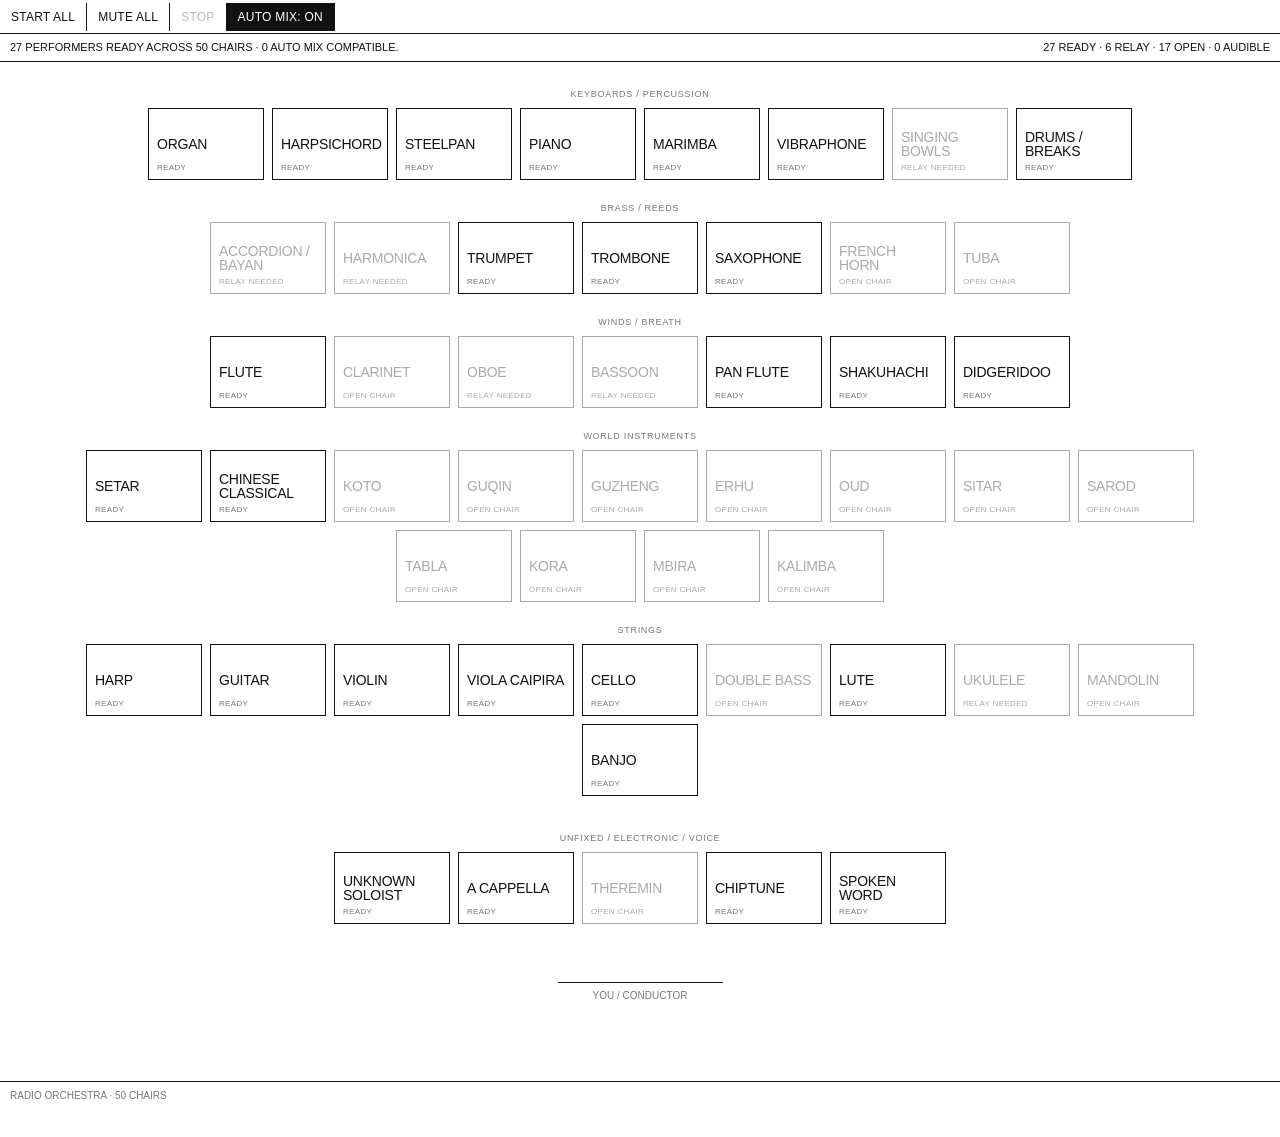
<file: radio-orchestra-seating.html>
<!doctype html>
<html lang="en">
<head>
<meta charset="utf-8">
<meta name="viewport" content="width=device-width,initial-scale=1,viewport-fit=cover">
<meta name="theme-color" content="#ffffff">
<title>Radio Orchestra</title>
<style>
:root{--bg:#fff;--fg:#111;--muted:#777;--pale:#b8b8b8;--line:#111}
*{box-sizing:border-box}
html,body{margin:0;min-height:100%;background:var(--bg);color:var(--fg);font-family:Arial,Helvetica,sans-serif}
body{padding:env(safe-area-inset-top) 0 env(safe-area-inset-bottom)}
button{font-family:Arial,Helvetica,sans-serif}
.topbar{position:sticky;top:0;z-index:30;display:flex;align-items:center;flex-wrap:wrap;background:#fff;border-bottom:1px solid var(--line);min-height:34px}
.topbar button{appearance:none;background:#fff;color:#111;border:0;border-right:1px solid var(--line);border-radius:0;padding:8px 11px;font:12px/1 Arial,Helvetica,sans-serif;text-transform:uppercase;letter-spacing:.02em;cursor:pointer}
.topbar button:hover,.topbar button.active{background:#111;color:#fff}
.topbar button:disabled{color:#bbb;background:#fff;cursor:default}
.statusbar{display:flex;justify-content:space-between;gap:12px;border-bottom:1px solid var(--line);padding:7px 10px;font-size:11px;line-height:1.2;text-transform:uppercase}
.orchestra{position:relative;max-width:1320px;margin:0 auto;padding:28px 16px 80px;min-height:720px}
.row{display:flex;justify-content:center;align-items:flex-end;flex-wrap:wrap;gap:8px;margin:0 auto 24px}
.row::before{content:attr(data-label);width:100%;padding-bottom:1px;text-align:center;font-size:9px;line-height:1;text-transform:uppercase;letter-spacing:.08em;color:var(--muted)}
.row.back{max-width:1050px}
.row.brass,.row.winds{max-width:940px}
.row.world{max-width:1220px}
.row.strings{max-width:1180px}
.row.voice{max-width:760px;margin-top:38px}
.seat{position:relative;appearance:none;width:116px;min-height:72px;background:#fff;color:#111;border:1px solid #111;border-radius:0;padding:8px;text-align:left;cursor:pointer;transition:none}
.seat:hover{background:#f5f5f5}
.seat.muted{background:#111;color:#fff}
.seat.unavailable{color:#aaa;border-color:#aaa}
.seat.unavailable:hover{background:#fff}
.instrument{font-size:14px;line-height:1.02;letter-spacing:-.25px;text-transform:uppercase}
.seatstate{position:absolute;left:8px;bottom:7px;font-size:8px;line-height:1;text-transform:uppercase;letter-spacing:.04em;color:#777}
.seat.muted .seatstate{color:#ccc}
.seat.unavailable .seatstate{color:#aaa}
.tooltip{position:fixed;z-index:60;display:none;pointer-events:none;width:270px;background:#fff;color:#111;border:1px solid #111;padding:9px 10px;font-size:11px;line-height:1.35}
.tooltip.show{display:block}
.tipinstrument{font-size:14px;text-transform:uppercase;margin-bottom:4px}
.tipstation{margin-bottom:5px}
.tipmeta{font-size:10px;color:#777;text-transform:uppercase}
.conductor{width:165px;margin:58px auto 0;border-top:1px solid #111;text-align:center;padding-top:7px;font-size:10px;text-transform:uppercase;color:#777}
.footer{border-top:1px solid #111;padding:8px 10px 36px;font-size:10px;color:#777;text-transform:uppercase}
@media(max-width:850px){
  .orchestra{padding-left:10px;padding-right:10px;min-height:0}
  .row{gap:9px;margin-bottom:22px;max-width:100%!important}
  .seat{width:132px;min-height:74px}
  .instrument{font-size:15px}
}
@media(max-width:520px){
  .orchestra{padding-top:22px}
  .row{display:grid;grid-template-columns:repeat(2,minmax(0,1fr));gap:8px;margin-bottom:20px}
  .row::before{grid-column:1/-1}
  .seat{width:100%;min-height:70px}
  .row.voice{margin-top:24px}
}
</style>
</head>
<body>
<div class="topbar">
  <button id="start" disabled>START ALL</button>
  <button id="muteAll" disabled>MUTE ALL</button>
  <button id="stop" disabled>STOP</button>
  <button id="autoMix" class="active">AUTO MIX: ON</button>
</div>
<div class="statusbar">
  <span id="status">Resolving orchestra…</span>
  <span><span id="readyCount">0 READY · 6 RELAY · 17 OPEN</span> · <span id="audibleCount">0 AUDIBLE</span></span>
</div>

<main class="orchestra" id="orchestra">
  <div class="row back" data-row="back" data-label="Keyboards / percussion"></div>
  <div class="row brass" data-row="brass" data-label="Brass / reeds"></div>
  <div class="row winds" data-row="winds" data-label="Winds / breath"></div>
  <div class="row world" data-row="world" data-label="World instruments"></div>
  <div class="row strings" data-row="strings" data-label="Strings"></div>
  <div class="row voice" data-row="voice" data-label="Unfixed / electronic / voice"></div>
  <div class="conductor">YOU / CONDUCTOR</div>
</main>
<div class="footer">RADIO ORCHESTRA · 50 CHAIRS</div>
<div class="tooltip" id="tooltip" aria-hidden="true"></div>

<script>
const API=[
  "https://de1.api.radio-browser.info",
  "https://nl1.api.radio-browser.info",
  "https://at1.api.radio-browser.info"
];

const specs=[
  {id:"organ",row:"back",instrument:"ORGAN",station:"Radio Art — Organ",direct:["https://live.radioart.com/fOrgan.mp3"],purity:"mostly solo / occasional ensemble",detail:"Radio Art · HTTPS"},
  {id:"harpsichord",row:"back",instrument:"HARPSICHORD",station:"Radio Art — Harpsichord",direct:["https://live.radioart.com/fHarpsichord.mp3"],purity:"mostly solo",detail:"Radio Art · HTTPS"},
  {id:"steelpan",row:"back",instrument:"STEELPAN",station:"Steelpan Music Radio",direct:["https://listen.steelpanmusicradio.com/nowplaying"],purity:"instrument-focused / may include ensembles",detail:"independent specialist radio · HTTPS"},
  {id:"piano",row:"back",instrument:"PIANO",station:"Whisperings — Solo Piano Radio",direct:["https://pianosolo.streamguys1.com/live"],purity:"solo",detail:"StreamGuys · HTTPS"},
  {id:"marimba",row:"back",instrument:"MARIMBA",station:"Radio IMER — Marimba region",direct:["https://s2.mexside.net/8050/stream"],purity:"regional music / marimba-associated, not solo-only",detail:"Radio IMER · audition"},
  {id:"vibraphone",row:"back",instrument:"VIBRAPHONE",station:"Ella — Vibraphone Jazz",direct:["https://stream.ella-radio.de/ella-vibraphone-jazz/mp3-192/"],purity:"vibraphone-led jazz",detail:"Ella Radio · HTTPS"},
  {id:"bowls",row:"back",instrument:"SINGING BOWLS",station:"Longplayer",relay:["http://icecast.spc.org:8000/longplayer"],purity:"continuous composition using singing bowls",detail:"verified source is HTTP · HTTPS relay needed"},
  {id:"drums",row:"back",instrument:"DRUMS / BREAKS",station:"Meiji Radio — Drums",direct:["https://radio.meiji.industries/drums"],purity:"drum and break-focused",detail:"Meiji Radio · HTTPS"},

  {id:"accordion",row:"brass",instrument:"ACCORDION / BAYAN",station:"Radio Caprice — Accordion / Bayan",relay:true,purity:"accordion and bayan-focused",detail:"specialist source found · HTTPS relay needed"},
  {id:"harmonica",row:"brass",instrument:"HARMONICA",station:"Radio Caprice — Harmonica",relay:true,purity:"harmonica-focused",detail:"specialist source found · HTTPS relay needed"},
  {id:"trumpet",row:"brass",instrument:"TRUMPET",station:"1001 Trumpet Song",direct:["https://stream.laut.fm/1001-trumpet-song"],purity:"trumpet-themed programming",detail:"laut.fm · HTTPS"},
  {id:"trombone",row:"brass",instrument:"TROMBONE",station:"Trombone Jazz Radio",direct:["https://streaming.live365.com/a63077"],purity:"trombone-led jazz",detail:"Live365 · HTTPS"},
  {id:"saxophone",row:"brass",instrument:"SAXOPHONE",station:"Ella — Saxophone Jazz",direct:["https://stream.ella-radio.de/ella-saxophon-jazz/mp3-192/"],purity:"saxophone-led jazz",detail:"Ella Radio · HTTPS"},
  {id:"horn",row:"brass",instrument:"FRENCH HORN",station:"Open chair",open:true,purity:"instrument-specific source required",detail:"no honest current specialist stream verified"},
  {id:"tuba",row:"brass",instrument:"TUBA",station:"Open chair",open:true,purity:"instrument-specific source required",detail:"false-positive station names rejected"},

  {id:"flute",row:"winds",instrument:"FLUTE",station:"Radio Art — Solo Flute",direct:["https://live.radioart.com/fSolo_flute.mp3"],purity:"solo",detail:"Radio Art · HTTPS"},
  {id:"clarinet",row:"winds",instrument:"CLARINET",station:"Open chair",open:true,purity:"instrument-specific source required",detail:"previous specialist listing is no longer verifiable"},
  {id:"oboe",row:"winds",instrument:"OBOE",station:"Radio Caprice — Oboe",relay:true,purity:"oboe-focused",detail:"specialist source found · HTTPS relay needed"},
  {id:"bassoon",row:"winds",instrument:"BASSOON",station:"Radio Caprice — Bassoon",relay:true,purity:"bassoon-focused",detail:"specialist source found · HTTPS relay needed"},
  {id:"panflute",row:"winds",instrument:"PAN FLUTE",station:"Epic Classical — Pan Flute",direct:["https://stream.epic-classical.com/classical-pan-flute"],purity:"pan-flute classical",detail:"Epic Classical · HTTPS"},
  {id:"shakuhachi",row:"winds",instrument:"SHAKUHACHI",station:"Radio Art — Shakuhachi",direct:["https://live.radioart.com/fShakuhachi.mp3"],purity:"shakuhachi-focused",detail:"Radio Art · HTTPS"},
  {id:"didgeridoo",row:"winds",instrument:"DIDGERIDOO",station:"Radio Art — Didgeridoo",direct:["https://live.radioart.com/fDidgeridoo.mp3"],purity:"didgeridoo-focused",detail:"Radio Art · HTTPS"},

  {id:"setar",row:"world",instrument:"SETAR",station:"Radio Art — Setar",direct:["https://live.radioart.com/fSetar.mp3"],purity:"mostly solo",detail:"Persian setar · Radio Art"},
  {id:"chinese",row:"world",instrument:"CHINESE CLASSICAL",station:"Chinese Classical Music Online Radio",direct:["https://radio.chinesemusicworld.com/chinesemusic.ogg"],purity:"mixed Chinese instruments",detail:"ChineseMusicWorld · HTTPS OGG"},
  {id:"koto",row:"world",instrument:"KOTO",station:"Open chair",open:true,purity:"instrument-specific source required",detail:"KOTO-FM call-sign false positive rejected"},
  {id:"guqin",row:"world",instrument:"GUQIN",station:"Open chair",open:true,purity:"instrument-specific source required",detail:"no honest current specialist stream verified"},
  {id:"guzheng",row:"world",instrument:"GUZHENG",station:"Open chair",open:true,purity:"instrument-specific source required",detail:"no honest current specialist stream verified"},
  {id:"erhu",row:"world",instrument:"ERHU",station:"Open chair",open:true,purity:"instrument-specific source required",detail:"no honest current specialist stream verified"},
  {id:"oud",row:"world",instrument:"OUD",station:"Open chair",open:true,purity:"instrument-specific source required",detail:"unrelated oldies stations rejected"},
  {id:"sitar",row:"world",instrument:"SITAR",station:"Open chair",open:true,purity:"instrument-specific source required",detail:"mixed Indian classical stations remain candidates"},
  {id:"sarod",row:"world",instrument:"SAROD",station:"Open chair",open:true,purity:"instrument-specific source required",detail:"mixed Indian classical stations remain candidates"},
  {id:"tabla",row:"world",instrument:"TABLA",station:"Open chair",open:true,purity:"instrument-specific source required",detail:"mixed Indian classical stations remain candidates"},
  {id:"kora",row:"world",instrument:"KORA",station:"Open chair",open:true,purity:"instrument-specific source required",detail:"radio call-sign false positives rejected"},
  {id:"mbira",row:"world",instrument:"MBIRA",station:"Open chair",open:true,purity:"instrument-specific source required",detail:"no honest current specialist stream verified"},
  {id:"kalimba",row:"world",instrument:"KALIMBA",station:"Open chair",open:true,purity:"instrument-specific source required",detail:"no honest current specialist stream verified"},

  {id:"harp",row:"strings",instrument:"HARP",station:"Radio Art — Solo Harp",direct:["https://live.radioart.com/fSolo_harp.mp3"],purity:"solo",detail:"Radio Art · HTTPS"},
  {id:"guitar",row:"strings",instrument:"GUITAR",station:"Radio Art — Solo Guitar",direct:["https://live.radioart.com/fSolo_guitar.mp3"],purity:"solo / fingerstyle",detail:"Radio Art · HTTPS"},
  {id:"violin",row:"strings",instrument:"VIOLIN",station:"Epic Classical — Violin",direct:["https://stream.epic-classical.com/classical-violin"],purity:"violin classical",detail:"Epic Classical · HTTPS"},
  {id:"viola",row:"strings",instrument:"VIOLA CAIPIRA",station:"Viola Caipira Radio",direct:["https://centova.euroti.com.br:20055/stream"],purity:"viola-caipira-focused",detail:"Brazilian specialist stream · HTTPS"},
  {id:"cello",row:"strings",instrument:"CELLO",station:"Radio Art — Cello Works",direct:["https://live.radioart.com/fCello_works.mp3"],purity:"cello-focused works",detail:"Radio Art · HTTPS"},
  {id:"doublebass",row:"strings",instrument:"DOUBLE BASS",station:"Open chair",open:true,purity:"instrument-specific source required",detail:"unrelated pop station false positive rejected"},
  {id:"lute",row:"strings",instrument:"LUTE",station:"Radio Art — Lute",direct:["https://live.radioart.com/fLute.mp3"],purity:"lute-focused",detail:"Radio Art · HTTPS"},
  {id:"ukulele",row:"strings",instrument:"UKULELE",station:"Aloha Joe — Ukulele Island",relay:["http://s3.voscast.com:8662/stream"],purity:"ukulele and island programming",detail:"verified source is HTTP · HTTPS relay needed"},
  {id:"mandolin",row:"strings",instrument:"MANDOLIN",station:"Open chair",open:true,purity:"instrument-specific source required",detail:"no honest current specialist stream verified"},
  {id:"banjo",row:"strings",instrument:"BANJO",station:"Jazz Banjo Radio",direct:["https://streaming.live365.com/a57039"],purity:"banjo-led jazz",detail:"Live365 · HTTPS"},

  {id:"soloist",row:"voice",instrument:"UNKNOWN SOLOIST",station:"Radio Art — Solo Classical Instruments",direct:["https://live.radioart.com/fSolo_instruments.mp3"],purity:"solo instrument changes track-to-track",detail:"Radio Art · HTTPS"},
  {id:"voice",row:"voice",instrument:"A CAPPELLA",station:"Radio Art — A Cappella",direct:["https://live.radioart.com/fA_Cappella.mp3"],purity:"unaccompanied voices / choir",detail:"Radio Art · HTTPS"},
  {id:"theremin",row:"voice",instrument:"THEREMIN",station:"Open chair",open:true,purity:"instrument-specific source required",detail:"no honest current specialist stream verified"},
  {id:"chiptune",row:"voice",instrument:"CHIPTUNE",station:"Zelerk — Chiptune",direct:["https://radio.zelerk.com/listen/chiptune/stream.mp3"],purity:"synthesized chiptune",detail:"Zelerk · HTTPS"},
  {id:"spoken",row:"voice",instrument:"SPOKEN WORD",station:"The Indie Beat — Spoken",direct:["https://azura.theindiebeat.fm/listen/the_indie_beat_radio_-_spoken/radio.mp3"],purity:"spoken-word programming",detail:"The Indie Beat · HTTPS"}
];

const $=id=>document.getElementById(id);
const app={started:false,autoMix:true,ctx:null,master:null,limiter:null,mixTimer:null};

function esc(s){return String(s??"").replace(/[&<>\"']/g,c=>({"&":"&amp;","<":"&lt;",">":"&gt;","\"":"&quot;","'":"&#39;"}[c]))}

function build(){
  for(const s of specs){
    const row=document.querySelector(`[data-row="${s.row}"]`);
    const b=document.createElement("button");
    b.className="seat unavailable";
    b.id=`seat-${s.id}`;
    b.type="button";
    b.setAttribute("aria-disabled","true");
    b.innerHTML=`<div class="instrument">${esc(s.instrument)}</div><div class="seatstate" id="state-${s.id}">RESOLVING</div>`;
    row.appendChild(b);
    const a=new Audio();
    a.preload="none";
    a.volume=1;
    a.muted=false;
    a.playsInline=true;
    s.audio=a;s.ready=false;s.playing=false;s.muted=false;s.urls=[];s.candidateIndex=0;s.mixMode="PENDING";
    a.addEventListener("playing",()=>{s.playing=true;setSeatState(s,s.muted?"MUTED":"LIVE");updateCounts()});
    a.addEventListener("waiting",()=>{if(s.playing)setSeatState(s,"BUFFERING")});
    a.addEventListener("stalled",()=>{if(s.playing)setSeatState(s,"BUFFERING")});
    a.addEventListener("error",()=>handleAudioError(s));
    b.addEventListener("click",()=>toggleSeat(s));
    b.addEventListener("mouseenter",e=>showTip(s,e));
    b.addEventListener("mousemove",e=>moveTip(e));
    b.addEventListener("mouseleave",hideTip);
  }
}

function setSeatState(s,t){$("state-"+s.id).textContent=t}

function setReady(s,urls,label){
  const clean=[...new Set((urls||[]).filter(Boolean))];
  if(!clean.length){setSeatState(s,"NO STREAM");return}
  s.urls=clean;s.ready=true;s.candidateIndex=0;s.audio.src=clean[0];
  const b=$("seat-"+s.id);b.setAttribute("aria-disabled","false");b.classList.remove("unavailable");
  if(label)s.resolvedDetail=label;
  setSeatState(s,"READY");updateCounts();
}

function streamScore(x,q){
  const n=(x.name||"").toLowerCase(),qq=q.toLowerCase();let score=0;
  if(n===qq)score+=120;
  if(n.includes(qq)||qq.includes(n))score+=50;
  if((x.url_resolved||x.url||"").startsWith("https://"))score+=30;
  if(Number(x.lastcheckok)===1)score+=20;
  if(Number(x.hls)!==1)score+=5;
  return score;
}

async function resolveSearch(s){
  let found=[];
  for(const base of API){
    for(const q of s.search){
      try{
        const r=await fetch(base+"/json/stations/search?name="+encodeURIComponent(q)+"&hidebroken=true&limit=30");
        if(!r.ok)continue;
        const data=await r.json();
        found.push(...data.map(x=>({x,q})));
      }catch(e){}
    }
    if(found.length)break;
  }
  if(!found.length){setSeatState(s,"NOT FOUND");updateCounts();return}
  found.sort((a,b)=>streamScore(b.x,b.q)-streamScore(a.x,a.q));
  const viable=found.map(o=>o.x).filter(x=>Number(x.lastcheckok)===1);
  const urls=[];
  viable.forEach(x=>{const u=x.url_resolved||x.url;if(u&&u.startsWith("https://"))urls.push(u)});
  viable.forEach(x=>{const u=x.url_resolved||x.url;if(u&&!urls.includes(u))urls.push(u)});
  const best=viable[0]||found[0].x;
  setReady(s,urls,`${best.bitrate||"?"} kbps ${(best.codec||"").toUpperCase()} · ${best.country||s.detail}`);
}

async function supportsCorsAudio(url){
  if(!url||!url.startsWith("https://"))return false;
  const controller=new AbortController();
  const timer=setTimeout(()=>controller.abort(),4500);
  try{
    const r=await fetch(url,{method:"GET",mode:"cors",cache:"no-store",signal:controller.signal});
    const ok=r.ok;
    if(r.body)r.body.cancel().catch(()=>{});
    controller.abort();
    return ok;
  }catch(e){return false}finally{clearTimeout(timer)}
}

function ensureMixer(){
  if(app.ctx)return app.ctx;
  const AudioCtx=window.AudioContext||window.webkitAudioContext;
  if(!AudioCtx)return null;
  const ctx=new AudioCtx();
  const master=ctx.createGain();
  const limiter=ctx.createDynamicsCompressor();
  limiter.threshold.value=-6;limiter.knee.value=3;limiter.ratio.value=16;limiter.attack.value=.003;limiter.release.value=.25;
  master.connect(limiter);limiter.connect(ctx.destination);
  app.ctx=ctx;app.master=master;app.limiter=limiter;
  return ctx;
}

function prepareMixer(s,url){
  if(s.graph||s.mixMode==="RAW")return;
  if(!app.autoMix||!s.corsOK){s.mixMode="RAW";return}
  const ctx=ensureMixer();
  if(!ctx){s.mixMode="RAW";return}
  try{
    s.audio.crossOrigin="anonymous";s.audio.src=url;s.audio.load();
    const source=ctx.createMediaElementSource(s.audio);
    const analyser=ctx.createAnalyser();analyser.fftSize=1024;analyser.smoothingTimeConstant=.72;
    const gain=ctx.createGain();gain.gain.value=1;
    const compressor=ctx.createDynamicsCompressor();
    compressor.threshold.value=-18;compressor.knee.value=18;compressor.ratio.value=4;compressor.attack.value=.012;compressor.release.value=.3;
    source.connect(analyser);analyser.connect(gain);gain.connect(compressor);compressor.connect(app.master);
    s.graph={source,analyser,gain,compressor,data:new Float32Array(analyser.fftSize)};s.mixMode="AUTO";s.mixGain=1;
  }catch(e){
    s.mixMode="RAW";s.audio.removeAttribute("crossorigin");s.audio.src=url;s.audio.load();
  }
}

function runAutoMix(){
  const mixed=specs.filter(s=>s.graph&&s.playing&&!s.muted);
  const now=app.ctx?app.ctx.currentTime:0;
  for(const s of specs.filter(s=>s.graph)){
    let desired=1;
    if(app.autoMix&&s.playing&&!s.muted){
      s.graph.analyser.getFloatTimeDomainData(s.graph.data);
      let sum=0;for(const v of s.graph.data)sum+=v*v;
      const rms=Math.sqrt(sum/s.graph.data.length);
      if(rms>.004)desired=Math.max(.3,Math.min(3,.12/rms));
    }
    s.mixGain=(s.mixGain||1)*.82+desired*.18;
    s.graph.gain.gain.setTargetAtTime(s.mixGain,now,.12);
  }
  if(app.master){
    const safe=Math.min(1,1.4/Math.sqrt(Math.max(1,mixed.length)));
    app.master.gain.setTargetAtTime(safe,now,.18);
  }
}

function startMixLoop(){
  if(app.mixTimer)return;
  app.mixTimer=setInterval(runAutoMix,250);
}

async function resolveAll(){
  build();
  await Promise.allSettled(specs.map(async s=>{
    if(s.open){setSeatState(s,"OPEN CHAIR");return}
    if(s.relay){setSeatState(s,"RELAY NEEDED");return}
    return s.direct?setReady(s,s.direct,s.detail):resolveSearch(s);
  }));
  const ready=specs.filter(s=>s.ready).length;
  $("status").textContent="Checking AUTO MIX compatibility…";
  await Promise.allSettled(specs.filter(s=>s.ready).map(async s=>{s.corsOK=await supportsCorsAudio(s.urls[0]);s.mixMode=s.corsOK?"AUTO":"RAW"}));
  const levelled=specs.filter(s=>s.corsOK).length;
  $("status").textContent=`${ready} performers ready across ${specs.length} chairs · ${levelled} AUTO MIX compatible.`;
  $("start").disabled=ready===0;$("muteAll").disabled=ready===0;updateCounts();
}

async function tryPlay(s){
  setSeatState(s,"CONNECTING");
  for(let i=s.candidateIndex;i<s.urls.length;i++){
    s.candidateIndex=i;prepareMixer(s,s.urls[i]);s.audio.src=s.urls[i];s.audio.volume=s.graph?1:(app.autoMix?.72:1);s.audio.muted=s.muted;
    try{await s.audio.play();s.playing=true;setSeatState(s,s.muted?"MUTED":"LIVE");return true}catch(e){}
  }
  s.playing=false;setSeatState(s,"STREAM ERROR");return false;
}

async function startAll(){
  app.started=true;$("start").classList.add("active");$("stop").disabled=false;$("status").textContent="Starting orchestra…";
  if(app.ctx&&app.ctx.state==="suspended")await app.ctx.resume();
  await Promise.allSettled(specs.filter(s=>s.ready).map(s=>tryPlay(s)));
  startMixLoop();runAutoMix();
  const live=specs.filter(s=>s.playing).length;$("status").textContent=`${live} performers broadcasting · AUTO MIX ${app.autoMix?"ON":"OFF"}.`;updateCounts();
}

function toggleSeat(s){
  if(!s.ready)return;
  s.muted=!s.muted;s.audio.muted=s.muted;
  const b=$("seat-"+s.id);b.classList.toggle("muted",s.muted);
  if(s.playing)setSeatState(s,s.muted?"MUTED":"LIVE");else setSeatState(s,s.muted?"MUTED · READY":"READY");
  updateCounts();
}

function muteAll(){
  const ready=specs.filter(s=>s.ready);const shouldMute=!ready.every(s=>s.muted);
  for(const s of ready){s.muted=shouldMute;s.audio.muted=shouldMute;$("seat-"+s.id).classList.toggle("muted",shouldMute);if(s.playing)setSeatState(s,shouldMute?"MUTED":"LIVE")}
  $("muteAll").textContent=shouldMute?"UNMUTE ALL":"MUTE ALL";updateCounts();
}

function stopAll(){
  for(const s of specs){if(!s.audio)continue;s.audio.pause();s.playing=false;if(s.ready)setSeatState(s,s.muted?"MUTED · READY":"READY")}
  app.started=false;$("start").classList.remove("active");$("stop").disabled=true;$("status").textContent="Stopped.";updateCounts();
}

function handleAudioError(s){
  s.playing=false;
  if(!app.started){setSeatState(s,"STREAM ERROR");updateCounts();return}
  if(s.candidateIndex<s.urls.length-1){s.candidateIndex++;tryPlay(s)}else{setSeatState(s,"STREAM ERROR");updateCounts()}
}

function updateCounts(){
  const ready=specs.filter(s=>s.ready).length,relay=specs.filter(s=>s.relay).length,open=specs.filter(s=>s.open).length;
  const audible=specs.filter(s=>s.playing&&!s.muted).length;
  $("readyCount").textContent=`${ready} READY · ${relay} RELAY · ${open} OPEN`;$("audibleCount").textContent=`${audible} AUDIBLE`;
}

function showTip(s,e){
  const t=$("tooltip");
  const st=s.playing?(s.muted?"MUTED":"LIVE"):(s.ready?"READY":s.relay?"RELAY NEEDED":s.open?"OPEN CHAIR":"UNRESOLVED");
  const mix=s.ready?(s.mixMode==="AUTO"?"AUTO MIX COMPATIBLE":"RAW VOLUME · SOURCE BLOCKS ANALYSIS"):"NOT CONNECTED";
  t.innerHTML=`<div class="tipinstrument">${esc(s.instrument)}</div><div class="tipstation">${esc(s.station)}</div><div class="tipmeta">${esc(s.purity)}<br>${esc(s.resolvedDetail||s.detail)}<br>${esc(st)} · ${esc(mix)}</div>`;
  t.classList.add("show");t.setAttribute("aria-hidden","false");moveTip(e);
}
function moveTip(e){const t=$("tooltip"),pad=12;let x=e.clientX+14,y=e.clientY+14;const r=t.getBoundingClientRect();if(x+r.width>innerWidth-pad)x=e.clientX-r.width-14;if(y+r.height>innerHeight-pad)y=e.clientY-r.height-14;t.style.left=x+"px";t.style.top=y+"px"}
function hideTip(){const t=$("tooltip");t.classList.remove("show");t.setAttribute("aria-hidden","true")}

$("start").addEventListener("click",startAll);
$("muteAll").addEventListener("click",muteAll);
$("stop").addEventListener("click",stopAll);
$("autoMix").addEventListener("click",()=>{
  app.autoMix=!app.autoMix;$("autoMix").textContent=`AUTO MIX: ${app.autoMix?"ON":"OFF"}`;$("autoMix").classList.toggle("active",app.autoMix);
  for(const s of specs.filter(s=>s.ready&&!s.graph))s.audio.volume=app.autoMix?.72:1;
  runAutoMix();
  if(app.started)$("status").textContent=`AUTO MIX ${app.autoMix?"ON":"OFF"}.`;
});
resolveAll();
</script>
</body>
</html>
</file>
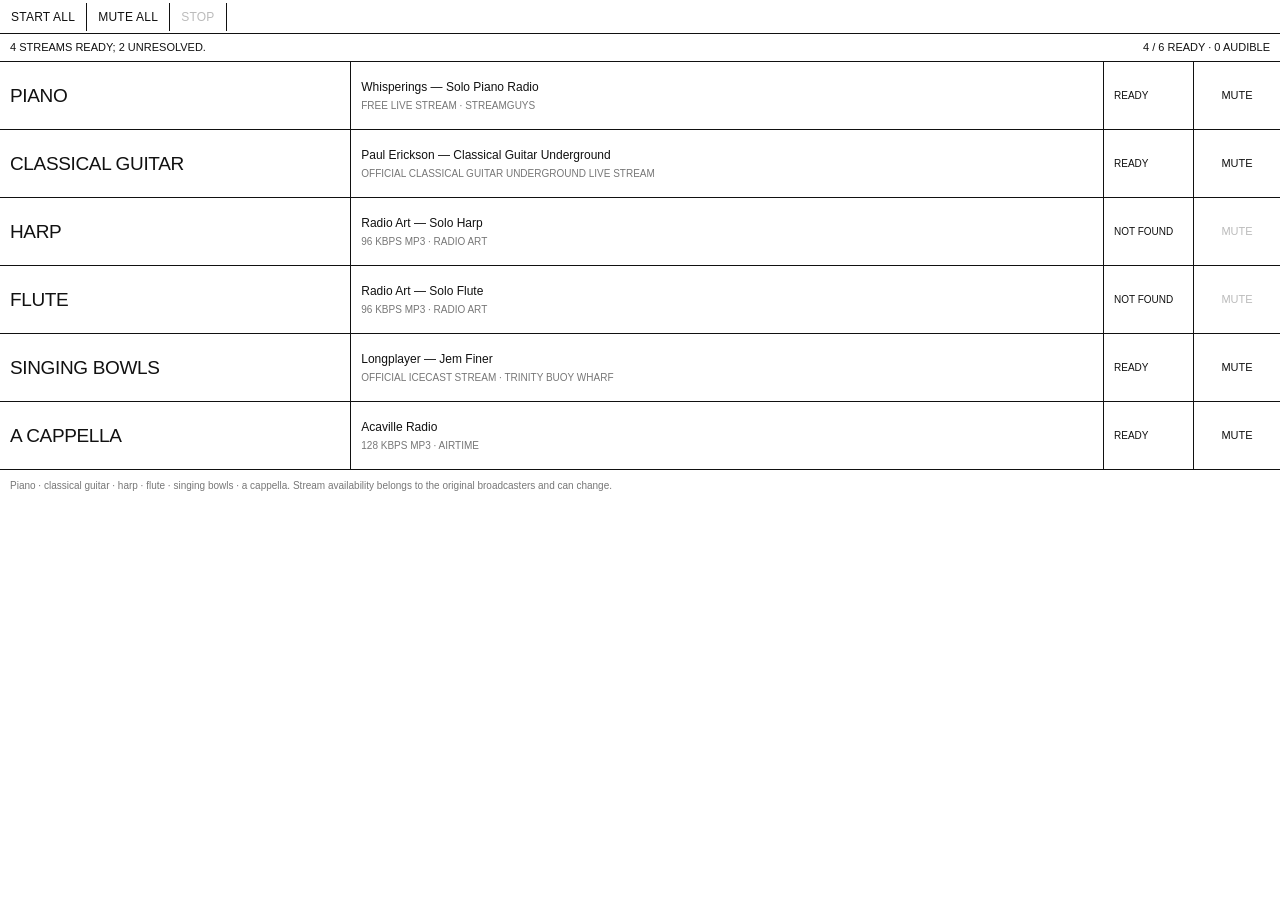
<file: solo-radio-orchestra-v1.html>
<!doctype html>
<html lang="en">
<head>
<meta charset="utf-8">
<meta name="viewport" content="width=device-width,initial-scale=1,viewport-fit=cover">
<meta name="theme-color" content="#ffffff">
<title>Solo Radio Orchestra</title>
<style>
:root{--bg:#fff;--fg:#111;--muted:#777;--line:#111;--pale:#bbb}
*{box-sizing:border-box}
html,body{margin:0;min-height:100%;background:var(--bg);color:var(--fg);font-family:Arial,Helvetica,sans-serif}
body{padding:env(safe-area-inset-top) 0 env(safe-area-inset-bottom)}
button{font-family:Arial,Helvetica,sans-serif}
.topbar{position:sticky;top:0;z-index:10;display:flex;flex-wrap:wrap;align-items:center;background:#fff;border-bottom:1px solid var(--line);min-height:34px}
.topbar button{appearance:none;background:#fff;color:#111;border:0;border-right:1px solid var(--line);border-radius:0;padding:8px 11px;font:12px/1 Arial,Helvetica,sans-serif;text-transform:uppercase;letter-spacing:.02em}
.topbar button:active,.topbar button.active{background:#111;color:#fff}
.topbar button:disabled{color:#bbb;background:#fff}
.statusbar{display:flex;justify-content:space-between;gap:12px;border-bottom:1px solid var(--line);padding:7px 10px;font-size:11px;line-height:1.2;text-transform:uppercase}
.players{width:100%}
.player{display:grid;grid-template-columns:minmax(130px,.7fr) minmax(220px,1.5fr) 90px 86px;border-bottom:1px solid var(--line);min-height:68px}
.player>div,.player>button{padding:10px;border:0;border-right:1px solid var(--line);background:#fff;color:#111;text-align:left}
.player>button:last-child,.player>div:last-child{border-right:0}
.instrument{font-size:19px;line-height:1.05;letter-spacing:-.35px;display:flex;align-items:center}
.stationwrap{display:flex;flex-direction:column;justify-content:center;min-width:0}
.stationname{font-size:12px;line-height:1.2;overflow-wrap:anywhere}
.streammeta{font-size:10px;color:var(--muted);margin-top:5px;text-transform:uppercase;overflow-wrap:anywhere}
.state{font:10px/1.2 Arial,Helvetica,sans-serif;text-transform:uppercase;display:flex;align-items:center}
.player .mute{appearance:none;border-radius:0;font:11px/1 Arial,Helvetica,sans-serif;text-transform:uppercase;text-align:center;display:flex;align-items:center;justify-content:center;cursor:pointer}
.player .mute:hover,.player .mute.active{background:#111;color:#fff}
.player .mute:disabled{color:#bbb;cursor:default;background:#fff}
.player.is-muted .instrument,.player.is-muted .stationwrap{color:#aaa}
.player.is-muted .streammeta{color:#bbb}
.footer{padding:9px 10px 36px;font-size:10px;line-height:1.35;color:var(--muted)}
@media(max-width:620px){
  .player{grid-template-columns:1fr 82px 78px}
  .instrument{grid-column:1 / 2;padding-bottom:2px!important}
  .stationwrap{grid-column:1 / 2;padding-top:2px!important}
  .state{grid-column:2;grid-row:1 / span 2;border-left:1px solid var(--line)}
  .mute{grid-column:3;grid-row:1 / span 2}
  .player>div,.player>button{border-right:0}
}
</style>
</head>
<body>
<div class="topbar">
  <button id="start" disabled>START ALL</button>
  <button id="muteAll" disabled>MUTE ALL</button>
  <button id="stop" disabled>STOP</button>
</div>

<div class="statusbar">
  <span id="status">Resolving streams…</span>
  <span><span id="readyCount">0 / 6 READY</span> · <span id="audibleCount">0 AUDIBLE</span></span>
</div>


<div class="players" id="players"></div>
<div class="footer">Piano · classical guitar · harp · flute · singing bowls · a cappella. Stream availability belongs to the original broadcasters and can change.</div>

<script>
const API=["https://de1.api.radio-browser.info","https://nl1.api.radio-browser.info","https://at1.api.radio-browser.info"];

const specs=[
  {
    id:"piano", instrument:"PIANO", station:"Whisperings — Solo Piano Radio",
    direct:["https://pianosolo.streamguys1.com/live","http://pianosolo.streamguys.net/live"], detail:"free live stream · StreamGuys"
  },
  {
    id:"guitar", instrument:"CLASSICAL GUITAR", station:"Paul Erickson — Classical Guitar Underground",
    direct:["https://radio.ericksons.net","http://radio.ericksons.net"], detail:"official Classical Guitar Underground live stream"
  },
  {
    id:"harp", instrument:"HARP", station:"Radio Art — Solo Harp",
    search:["Radio Art Solo Harp","Radio Art - Solo Harp"], detail:"96 kbps MP3 · Radio Art"
  },
  {
    id:"flute", instrument:"FLUTE", station:"Radio Art — Solo Flute",
    search:["Radio Art Solo Flute","Radio Art - Solo Flute"], detail:"96 kbps MP3 · Radio Art"
  },
  {
    id:"bowls", instrument:"SINGING BOWLS", station:"Longplayer — Jem Finer",
    direct:["http://icecast.spc.org:8000/longplayer","https://icecast.spc.org:8000/longplayer"], detail:"official Icecast stream · Trinity Buoy Wharf"
  },
  {
    id:"voice", instrument:"A CAPPELLA", station:"Acaville Radio",
    direct:["https://acaville.out.airtime.pro:8000/acaville_a"], detail:"128 kbps MP3 · Airtime"
  }
];

const $=id=>document.getElementById(id);
const state={started:false, muteAll:false};

function build(){
  const root=$("players");
  specs.forEach(s=>{
    const row=document.createElement("div");
    row.className="player";
    row.id=`row-${s.id}`;
    row.innerHTML=`
      <div class="instrument">${s.instrument}</div>
      <div class="stationwrap"><div class="stationname">${s.station}</div><div class="streammeta" id="meta-${s.id}">${s.detail}</div></div>
      <div class="state" id="state-${s.id}">RESOLVING</div>
      <button class="mute" id="mute-${s.id}" disabled>MUTE</button>`;
    root.appendChild(row);
    const audio=new Audio();
    audio.preload="none";
    audio.volume=1;
    audio.muted=false;
    audio.playsInline=true;
    s.audio=audio;
    s.ready=false;
    s.playing=false;
    s.muted=false;
    s.candidateIndex=0;
    audio.addEventListener("playing",()=>{s.playing=true;setState(s,s.muted?"MUTED":"LIVE");updateCounts()});
    audio.addEventListener("waiting",()=>{if(s.playing)setState(s,"BUFFERING")});
    audio.addEventListener("stalled",()=>{if(s.playing)setState(s,"BUFFERING")});
    audio.addEventListener("error",()=>handleAudioError(s));
    $("mute-"+s.id).addEventListener("click",()=>toggleMute(s));
  });
}

function setState(s,text){$("state-"+s.id).textContent=text}

function setReady(s,urls,sourceLabel){
  s.urls=[...new Set(urls.filter(Boolean))];
  if(!s.urls.length){setState(s,"NO STREAM");return}
  s.ready=true;
  s.candidateIndex=0;
  s.audio.src=s.urls[0];
  $("mute-"+s.id).disabled=false;
  setState(s,"READY");
  if(sourceLabel) $("meta-"+s.id).textContent=sourceLabel;
  updateCounts();
}

function streamScore(station,query){
  const name=(station.name||"").toLowerCase();
  const q=query.toLowerCase();
  let score=0;
  if(name===q) score+=100;
  if(name.includes(q)||q.includes(name)) score+=50;
  if((station.url_resolved||station.url||"").startsWith("https://")) score+=25;
  if(Number(station.lastcheckok)===1) score+=20;
  if(Number(station.hls)!==1) score+=5;
  return score;
}

async function resolveSearch(s){
  let found=[];
  for(const base of API){
    for(const q of s.search){
      try{
        const url=base+"/json/stations/search?name="+encodeURIComponent(q)+"&hidebroken=true&limit=20";
        const r=await fetch(url);
        if(!r.ok) continue;
        const data=await r.json();
        found.push(...data.map(x=>({x,q})));
      }catch(e){}
    }
    if(found.length) break;
  }
  if(!found.length){setState(s,"NOT FOUND");updateCounts();return}
  found.sort((a,b)=>streamScore(b.x,b.q)-streamScore(a.x,a.q));
  const viable=found.map(o=>o.x).filter(x=>Number(x.lastcheckok)===1);
  const urls=[];
  viable.forEach(x=>{const u=x.url_resolved||x.url;if(u&&u.startsWith("https://"))urls.push(u)});
  viable.forEach(x=>{const u=x.url_resolved||x.url;if(u&&!urls.includes(u))urls.push(u)});
  const best=viable[0]||found[0].x;
  setReady(s,urls,`${best.bitrate||"?"} kbps ${(best.codec||"").toUpperCase()} · endpoint resolved via Radio Browser`);
}

async function resolveAll(){
  build();
  const jobs=specs.map(async s=>{
    if(s.direct) setReady(s,s.direct,s.detail);
    else await resolveSearch(s);
  });
  await Promise.allSettled(jobs);
  const n=specs.filter(s=>s.ready).length;
  $("status").textContent=n===6?"Six streams ready.":`${n} streams ready; ${6-n} unresolved.`;
  $("start").disabled=n===0;
  $("muteAll").disabled=n===0;
  updateCounts();
}

async function startAll(){
  state.started=true;
  $("status").textContent="Starting broadcasts…";
  $("start").classList.add("active");
  $("stop").disabled=false;
  const jobs=specs.filter(s=>s.ready).map(async s=>{
    s.audio.volume=1;
    s.audio.muted=s.muted;
    setState(s,"CONNECTING");
    try{
      await s.audio.play();
      s.playing=true;
      setState(s,s.muted?"MUTED":"LIVE");
    }catch(e){
      // If there is another candidate URL, try it immediately.
      if(s.urls && s.candidateIndex < s.urls.length-1){
        s.candidateIndex++;
        s.audio.src=s.urls[s.candidateIndex];
        setState(s,"RETRYING");
        try{
          await s.audio.play();
          s.playing=true;
          setState(s,s.muted?"MUTED":"LIVE");
        }catch(e2){
          setState(s,"BLOCKED / ERROR");
        }
      }else{
        setState(s,"BLOCKED / ERROR");
      }
    }
  });
  await Promise.allSettled(jobs);
  const live=specs.filter(s=>s.playing).length;
  $("status").textContent=`${live} broadcasts running.`;
  updateCounts();
}

function toggleMute(s){
  s.muted=!s.muted;
  s.audio.muted=s.muted;
  const b=$("mute-"+s.id);
  b.textContent=s.muted?"UNMUTE":"MUTE";
  b.classList.toggle("active",s.muted);
  $("row-"+s.id).classList.toggle("is-muted",s.muted);
  if(s.playing)setState(s,s.muted?"MUTED":"LIVE");
  updateCounts();
}

function muteAll(){
  const shouldMute=!specs.filter(s=>s.ready).every(s=>s.muted);
  specs.filter(s=>s.ready).forEach(s=>{
    s.muted=shouldMute;
    s.audio.muted=shouldMute;
    const b=$("mute-"+s.id);
    b.textContent=shouldMute?"UNMUTE":"MUTE";
    b.classList.toggle("active",shouldMute);
    $("row-"+s.id).classList.toggle("is-muted",shouldMute);
    if(s.playing)setState(s,shouldMute?"MUTED":"LIVE");
  });
  $("muteAll").textContent=shouldMute?"UNMUTE ALL":"MUTE ALL";
  updateCounts();
}

function stopAll(){
  specs.forEach(s=>{
    if(!s.audio)return;
    s.audio.pause();
    s.playing=false;
    if(s.ready)setState(s,"READY");
  });
  state.started=false;
  $("start").classList.remove("active");
  $("stop").disabled=true;
  $("status").textContent="Stopped.";
  updateCounts();
}

function handleAudioError(s){
  s.playing=false;
  if(!state.started){
    setState(s,"STREAM ERROR");
    updateCounts();
    return;
  }
  if(!s.urls || s.candidateIndex>=s.urls.length-1){
    setState(s,"STREAM ERROR");
    updateCounts();
    return;
  }
  s.candidateIndex++;
  s.audio.src=s.urls[s.candidateIndex];
  setState(s,"RETRYING");
  s.audio.play().then(()=>{
    s.playing=true;
    setState(s,s.muted?"MUTED":"LIVE");
    updateCounts();
  }).catch(()=>{
    setState(s,"STREAM ERROR");
    updateCounts();
  });
}

function updateCounts(){
  const ready=specs.filter(s=>s.ready).length;
  const audible=specs.filter(s=>s.playing&&!s.muted).length;
  $("readyCount").textContent=`${ready} / 6 READY`;
  $("audibleCount").textContent=`${audible} AUDIBLE`;
}

$("start").addEventListener("click",startAll);
$("muteAll").addEventListener("click",muteAll);
$("stop").addEventListener("click",stopAll);
resolveAll();
</script>
</body>
</html>
</file>
<file: styles.css>
:root {
  --paper: #fff;
  --ink: #111;
  --muted: #686868;
  --gutter: clamp(14px, 2.3vw, 34px);
}
* { box-sizing: border-box; }
html { scroll-behavior: smooth; }
body { margin:0; background:var(--paper); color:var(--ink); font-family:Arial,Helvetica,sans-serif; font-size:15px; line-height:1.35; overflow-x:clip; }
a { color:inherit; text-decoration-thickness:1px; text-underline-offset:3px; }
a:hover { text-decoration-style:wavy; }
img { display:block; max-width:100%; height:auto; }

/* Editable freeform homepage */
.freeform-home main { margin:0; padding:0; }
.portfolio-canvas { position:relative; width:100%; overflow:visible; }
.placed-work, .placed-text { position:absolute; }
.placed-text { display:block; margin:0; padding:0; white-space:pre-wrap; overflow-wrap:anywhere; text-decoration-thickness:1px; text-underline-offset:3px; }
.placed-work figure { margin:0; position:relative; }
.placed-work img { width:100%; }
.placed-work figcaption { margin-top:7px; max-width:100%; }
.work-link { display:block; text-decoration:none; }
.work-link:hover figcaption { text-decoration:underline; text-decoration-style:wavy; }
.hover-swap { position:relative; }
.hover-swap .hover { position:absolute; inset:0; opacity:0; transition:opacity .01s linear; }
.hover-swap:hover .hover,.hover-swap.is-tapped .hover { opacity:1; }
.media-badge { position:absolute; right:8px; top:8px; background:rgba(255,255,255,.9); border:1px solid currentColor; padding:3px 6px; font-size:11px; }

/* Static secondary pages */
.site-head { display:flex; align-items:baseline; justify-content:space-between; gap:25px; padding:18px var(--gutter) 8px; }
.site-name { font-size:clamp(19px,2.1vw,31px); font-weight:400; text-decoration:none; letter-spacing:-.035em; white-space:nowrap; }
.site-nav { display:flex; flex-wrap:wrap; gap:8px 15px; justify-content:flex-end; }
.site-nav a { text-decoration:none; border-bottom:1px solid transparent; }
.site-nav a:hover,.site-nav a[aria-current="page"] { border-bottom-color:currentColor; }
.intro { padding:8px var(--gutter) 28px; max-width:650px; }
.intro p { margin:0; }
.page { padding:clamp(30px,7vw,95px) var(--gutter) 100px; max-width:1000px; }
.page h1 { font-size:clamp(38px,8vw,110px); font-weight:400; letter-spacing:-.06em; line-height:.84; margin:0 0 60px; }
.page h2 { font-size:18px; font-weight:400; margin:55px 0 15px; }
.page p { max-width:690px; }
.page .large { font-size:clamp(21px,3vw,37px); line-height:1.12; letter-spacing:-.025em; }
.gig-list { margin:0; padding:0; list-style:none; border-top:1px solid var(--ink); }
.gig-list li { display:grid; grid-template-columns:minmax(95px,.65fr) minmax(170px,1.5fr) minmax(130px,1fr); gap:12px; padding:10px 0; border-bottom:1px solid var(--ink); }
.gig-list .note { color:var(--muted); }
.empty { font-style:italic; }
.cv { max-width:790px; }
.cv-section { display:grid; grid-template-columns:160px 1fr; gap:28px; margin-bottom:38px; }
.cv-section h2 { margin:0; }
.cv-section ul { list-style:none; margin:0; padding:0; }
.cv-section li { margin-bottom:10px; }
.cv-section strong { font-weight:400; }
.footer { padding:30px var(--gutter) 45px; display:flex; justify-content:space-between; gap:20px; color:var(--muted); font-size:12px; }

@media (max-width:700px) {
  .site-head { align-items:flex-start; }
  .site-nav { max-width:190px; }
  .freeform-home .portfolio-canvas { height:auto !important; padding:18px var(--gutter) 60px; overflow:visible; }
  .freeform-home .placed-work,
  .freeform-home .placed-text { position:relative; left:auto !important; top:auto !important; transform:none !important; opacity:1 !important; }
  .freeform-home .placed-text { width:auto !important; }
  .freeform-home .placed-text[data-role="siteName"] { display:block; margin:0 0 10px; }
  .freeform-home .placed-text[data-role="nav"] { display:inline-block; margin:0 13px 14px 0; }
  .freeform-home .placed-text[data-role="intro"] { display:block; margin:12px 0 38px; max-width:650px; }
  .freeform-home .placed-text[data-role="footer"] { display:inline-block; margin:20px 20px 0 0; }
  .freeform-home .placed-work { width:min(100%, 94vw) !important; margin:0 0 70px; z-index:auto !important; }
  .gig-list li { grid-template-columns:90px 1fr; }
  .gig-list li span:last-child { grid-column:2; }
  .cv-section { grid-template-columns:1fr; gap:12px; }
}

/* Small return control for the single-page portfolio menu. Hidden at the top. */
.portfolio-back-to-top {
  position: fixed;
  right: 16px;
  bottom: 16px;
  z-index: 2147483647;
  appearance: none;
  border: 1px solid currentColor;
  border-radius: 0;
  padding: 5px 8px;
  background: rgba(255,255,255,.92);
  color: #111;
  font: inherit;
  font-size: 12px;
  line-height: 1;
  cursor: pointer;
  opacity: 0;
  visibility: hidden;
  pointer-events: none;
  transition: opacity .12s linear, visibility .12s linear;
}
.portfolio-back-to-top.is-visible {
  opacity: 1;
  visibility: visible;
  pointer-events: auto;
}
.portfolio-back-to-top:hover { text-decoration: underline; text-decoration-style: wavy; }
</file>
